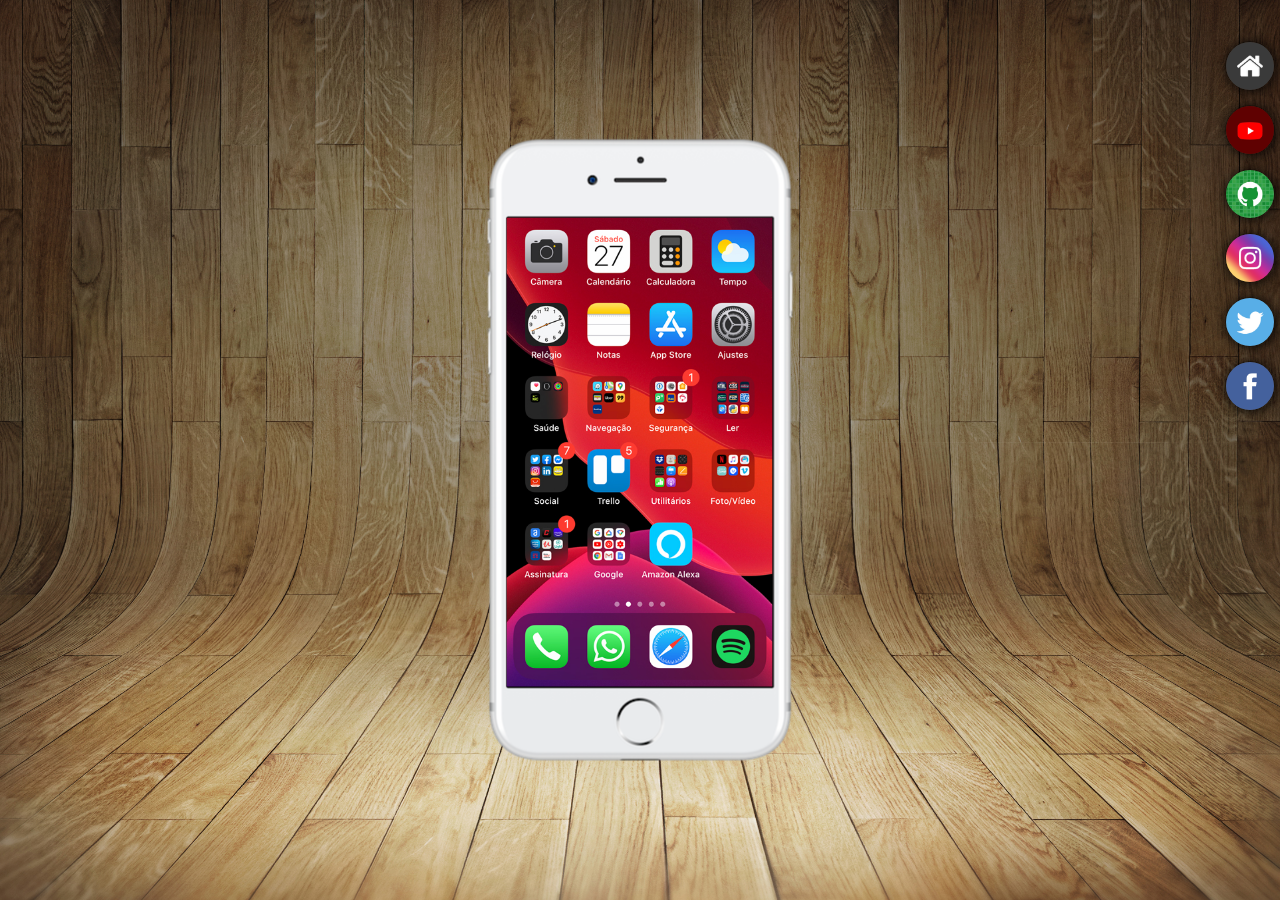
<file: projeto-social/index.html>
<!DOCTYPE html>
<html lang="pt-br">
<head>
    <meta charset="UTF-8">
    <meta name="viewport" content="width=device-width, initial-scale=1.0">
    <title>Redes Sociais</title>
    <link rel="stylesheet" href="estilos/style.css">
    <link rel="shortcut icon" href="favicon.ico" type="image/x-icon">
</head>
<body>
    <main>
        <section id="telefone">
            <iframe name="tela" id="tela" src="home.html" frameborder="0">
                [Seu navegador não é compátivel com esse recurso]
            </iframe>
       </section>

        <section id="redes">
            <br>
            <br>
            <a href="home.html" target="tela"><img src="imagens/logo-home.jpg" alt="HOME"></a><br>
            <a href="youtube.html" target="tela"><img src="imagens/logo-youtube.jpg" alt="YOUTUBE"></a><br>
            <a href="github.html" target="tela"><img src="imagens/logo-github.jpg" alt="GITHUB"></a><br>
            <a href="instagram.html" target="tela"><img src="imagens/logo-instagram.jpg" alt="INSTAGRAM"></a><br>
            <a href="twitter.html" target="tela"><img src="imagens/logo-twitter.jpg" alt="TWITTER"></a><br>
            <a href="facebook.html" target="tela"><img src="imagens/logo-facebook.jpg" alt="FACEBOOK"></a>
        </section>
    </main>
</body>
</html>
</file>
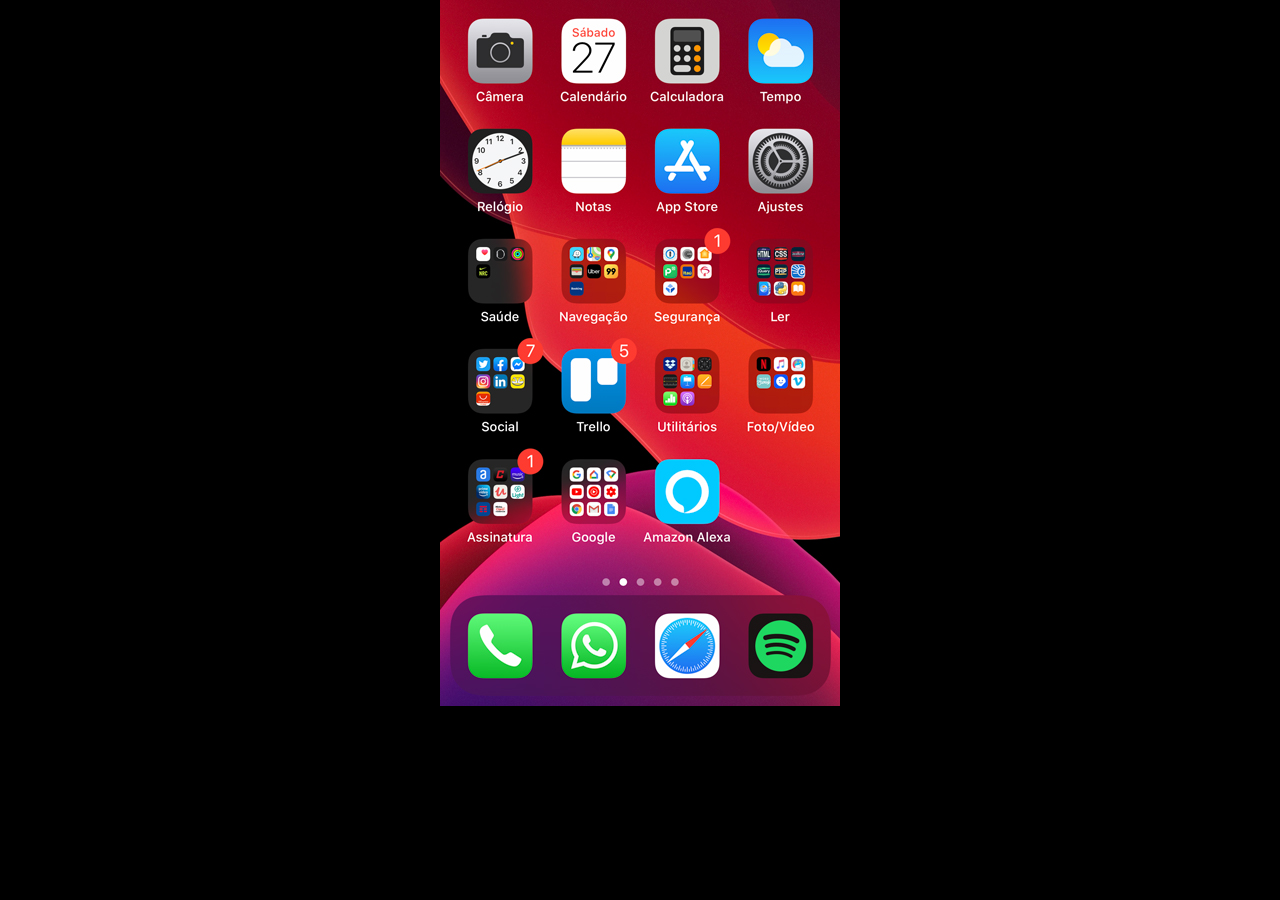
<file: home.html>
<!DOCTYPE html>
<html lang="pt-br">
<head>
    <meta charset="UTF-8">
    <meta name="viewport" content="width=device-width, initial-scale=1.0">
    <title>Home</title>
    <style>
        * {
            margin: 0px;
            padding: 0px;
            background: black url('projeto-social/imagens/tela-home.jpg') no-repeat top center;
        }
    </style>
</head>
<body>
    
</body>
</html>
</file>
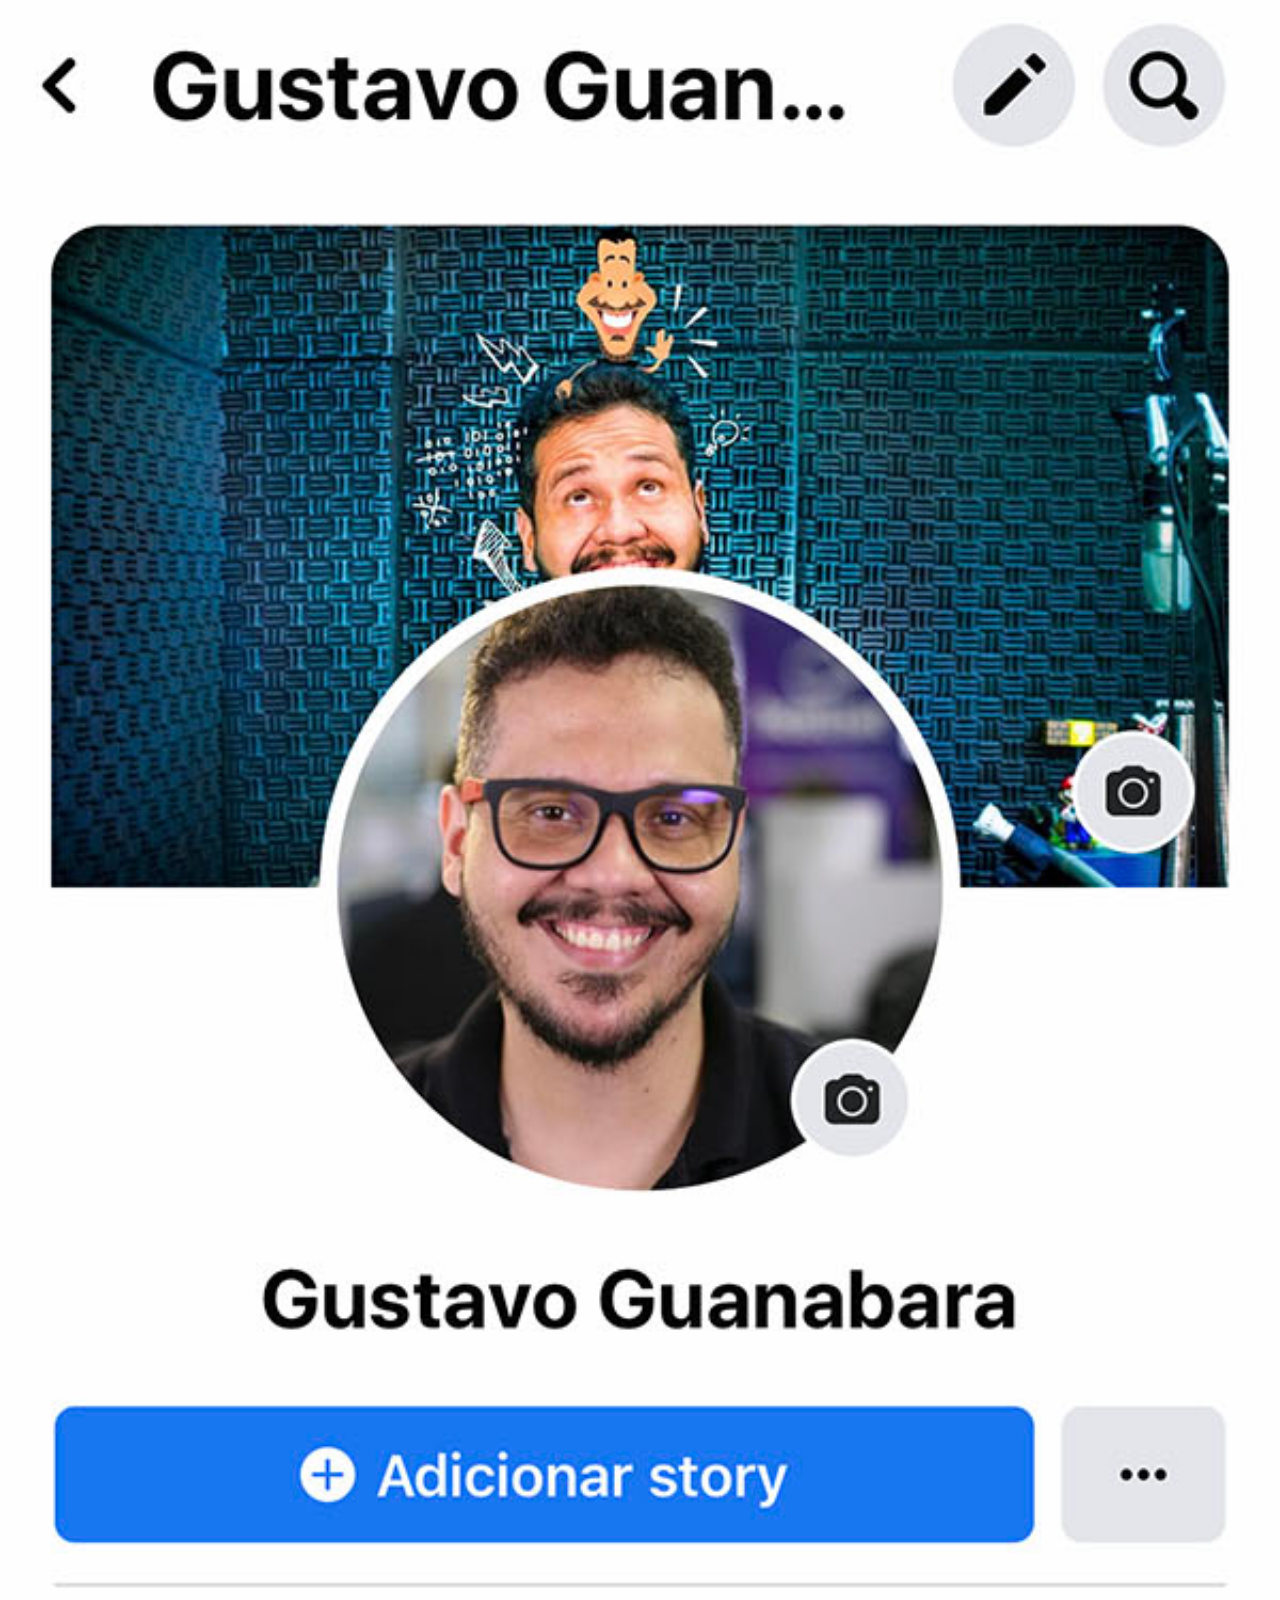
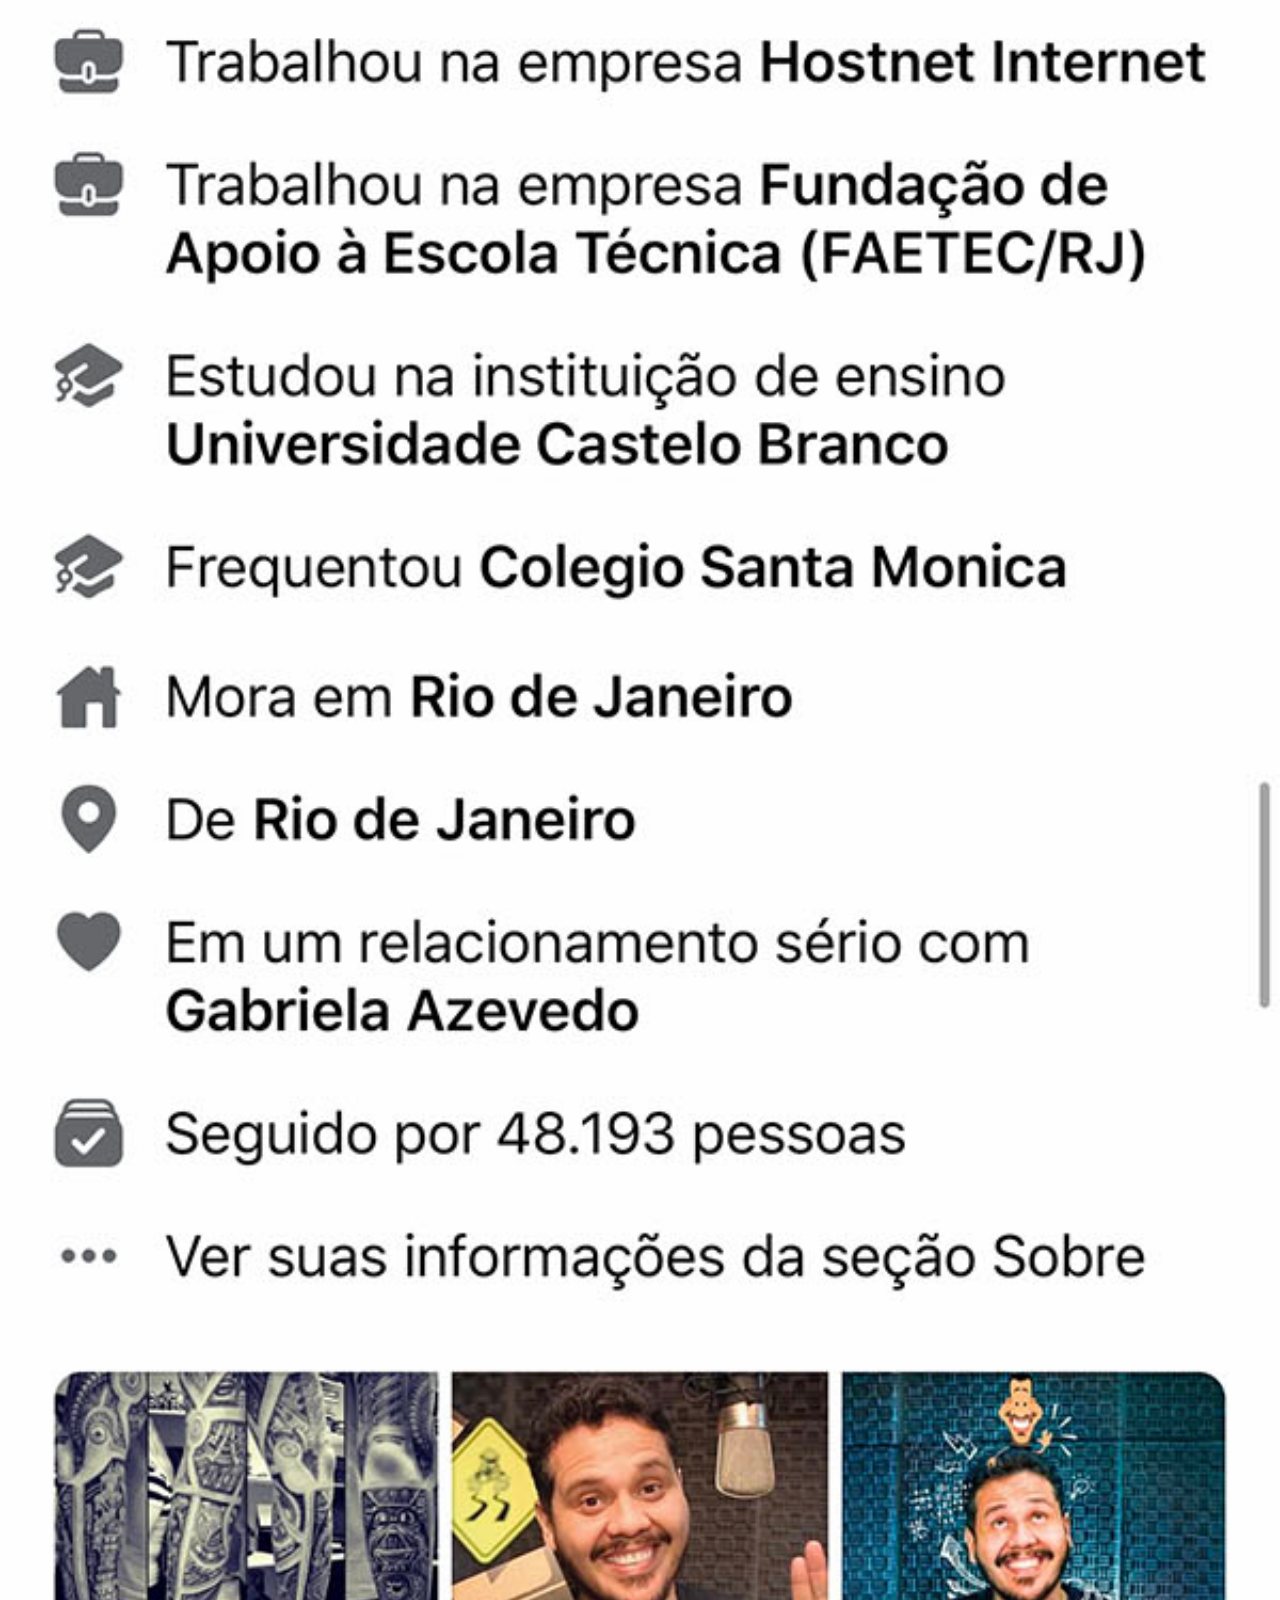
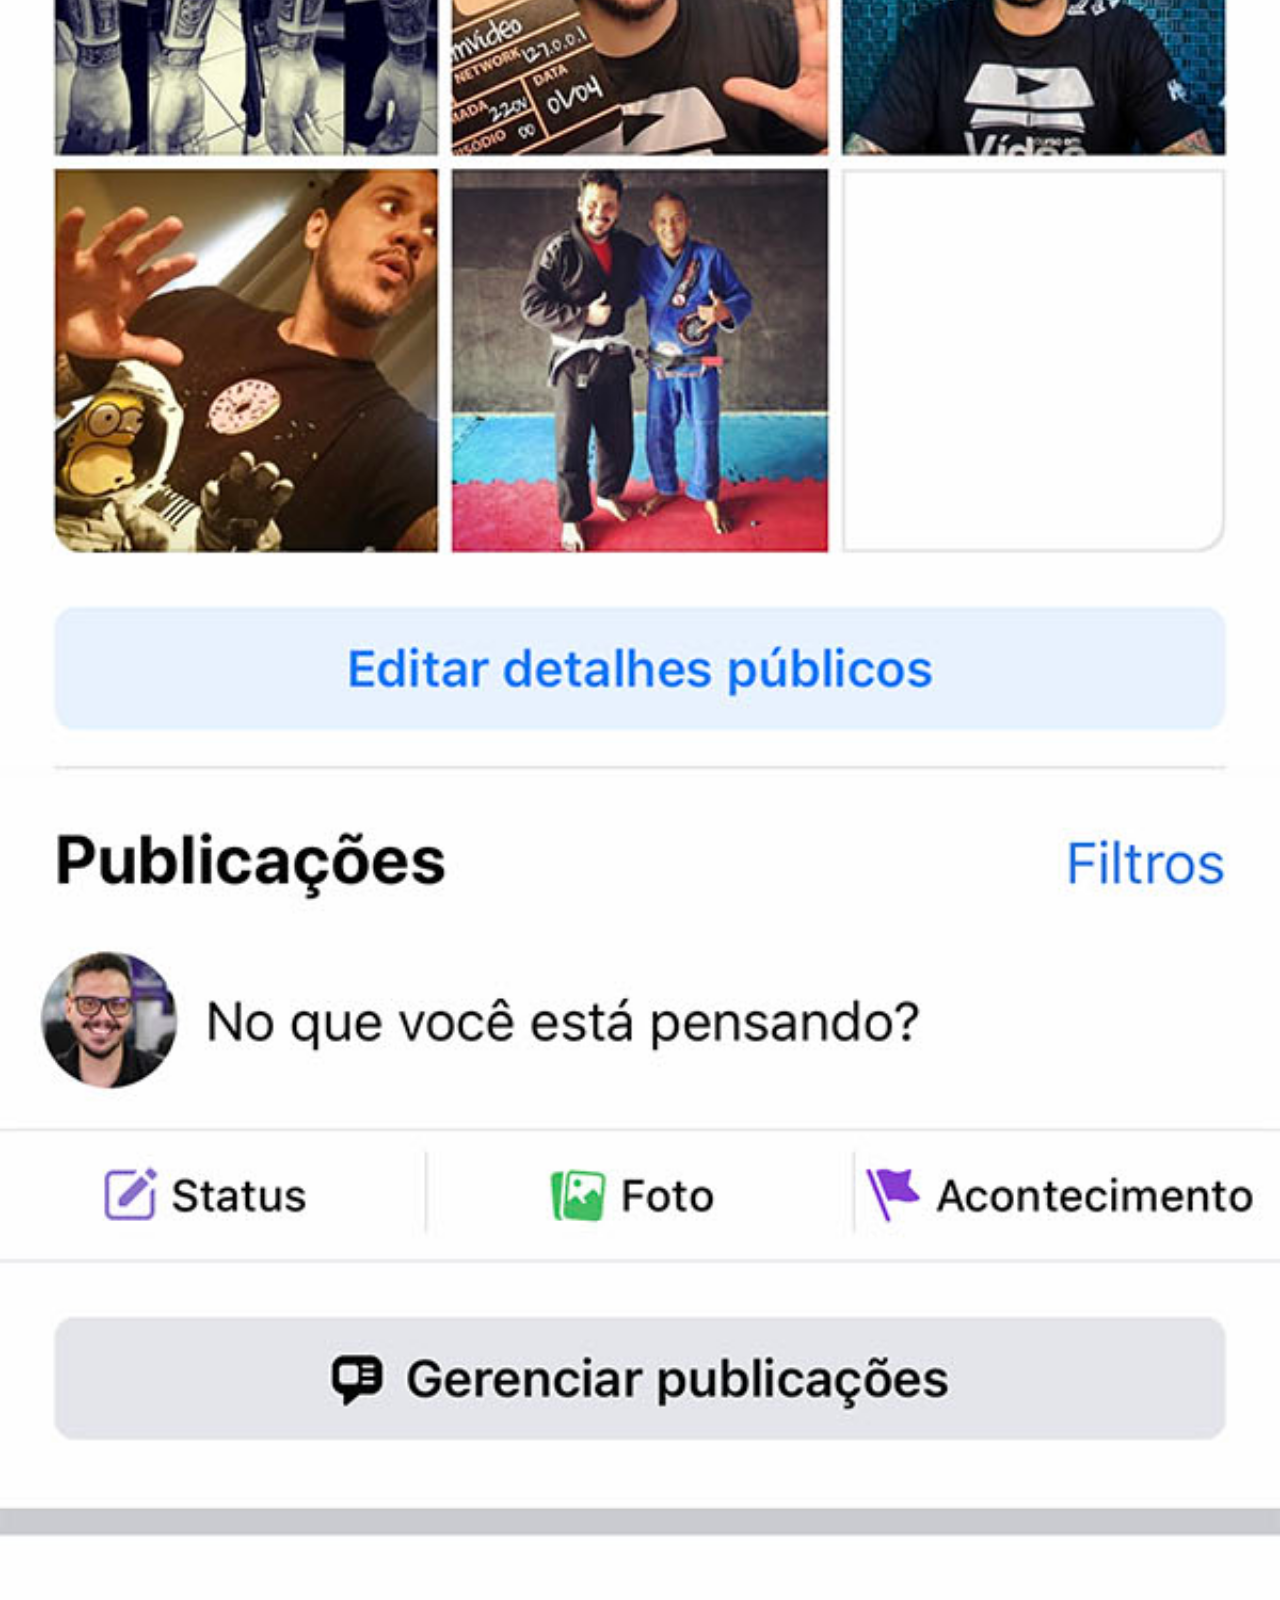
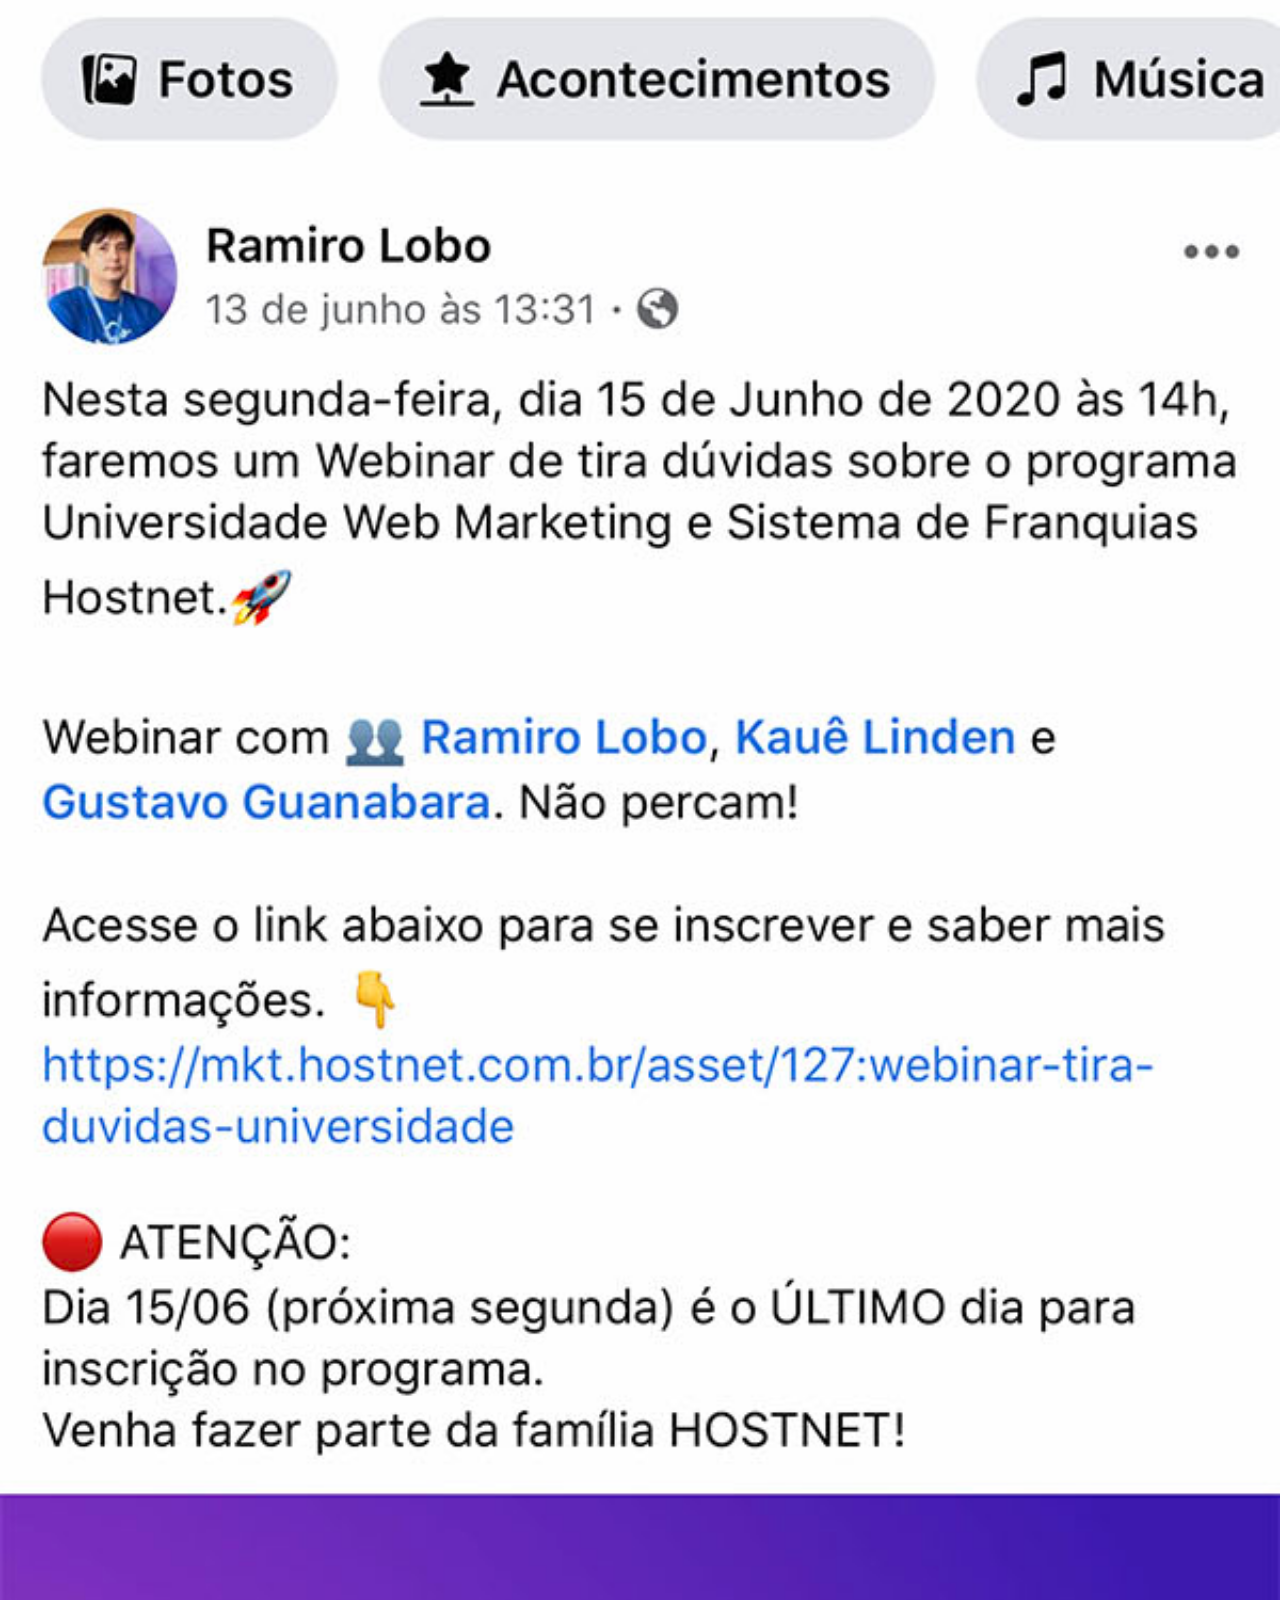
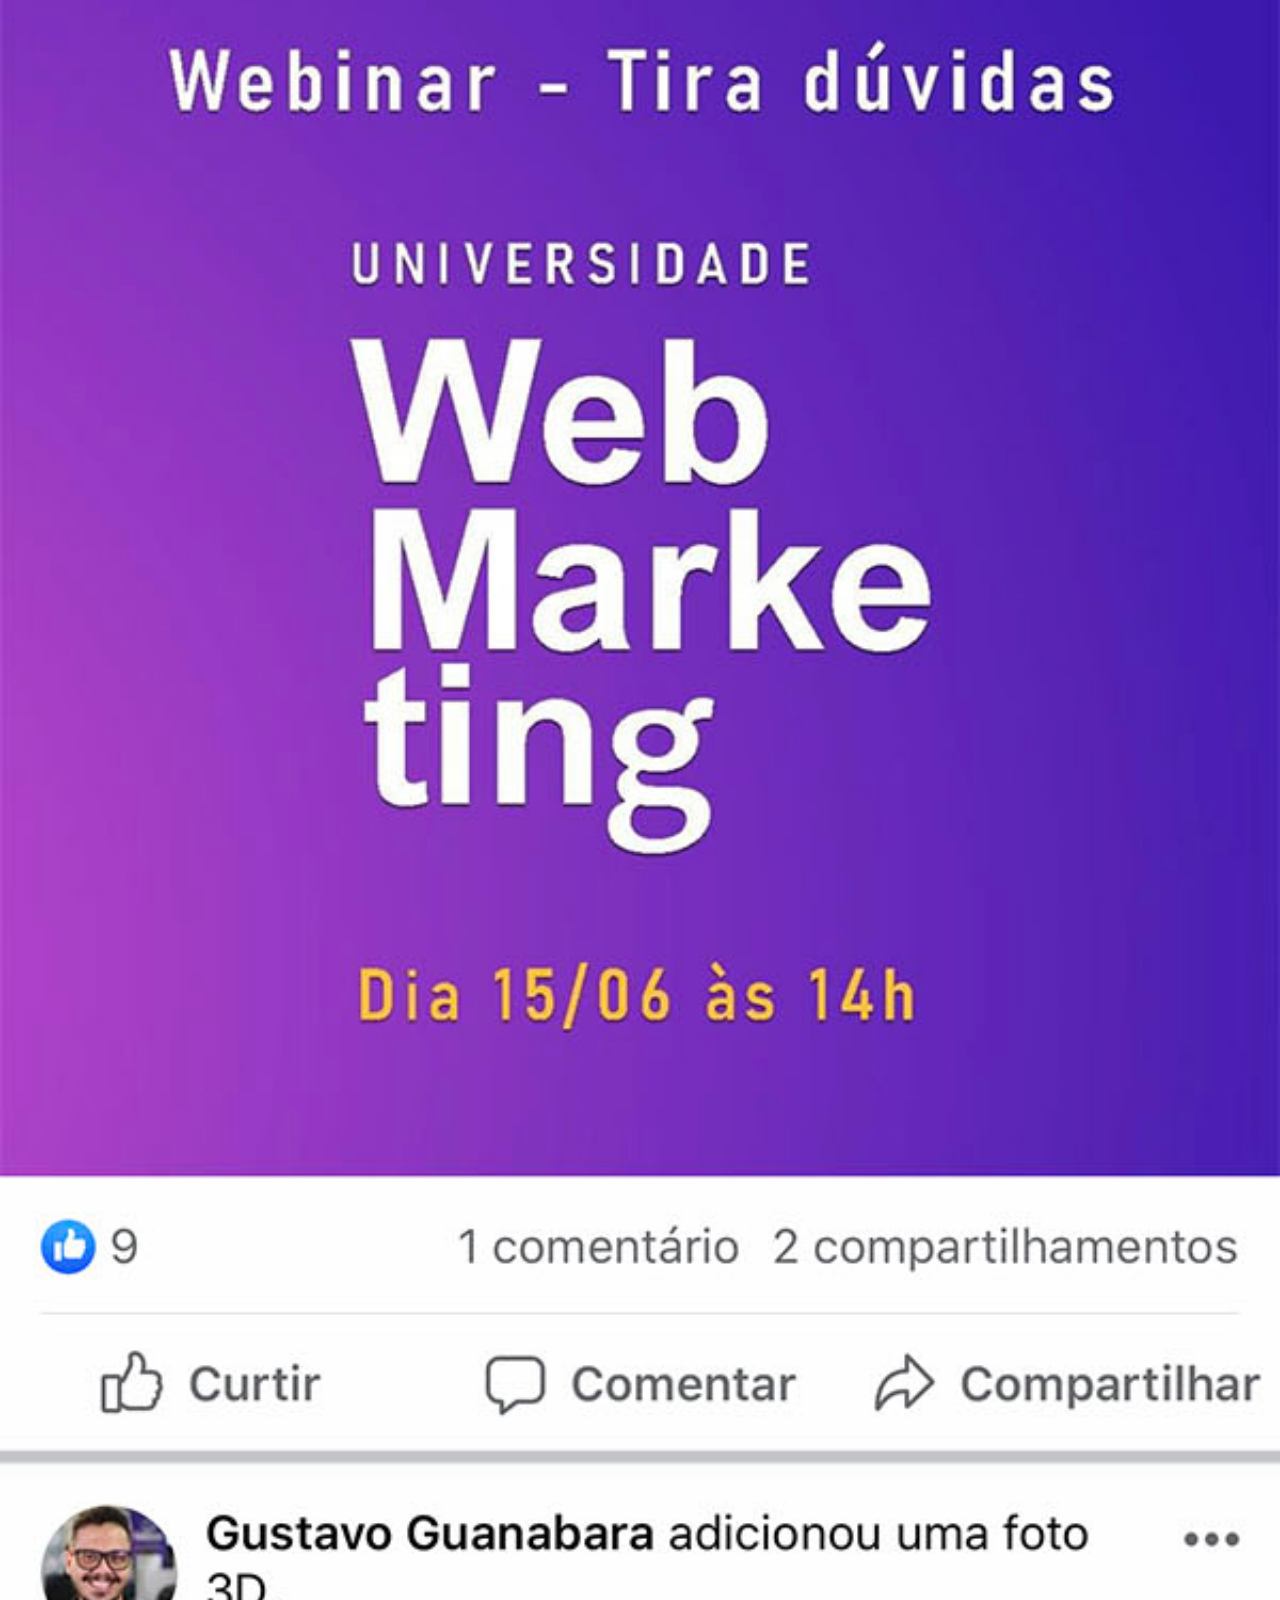
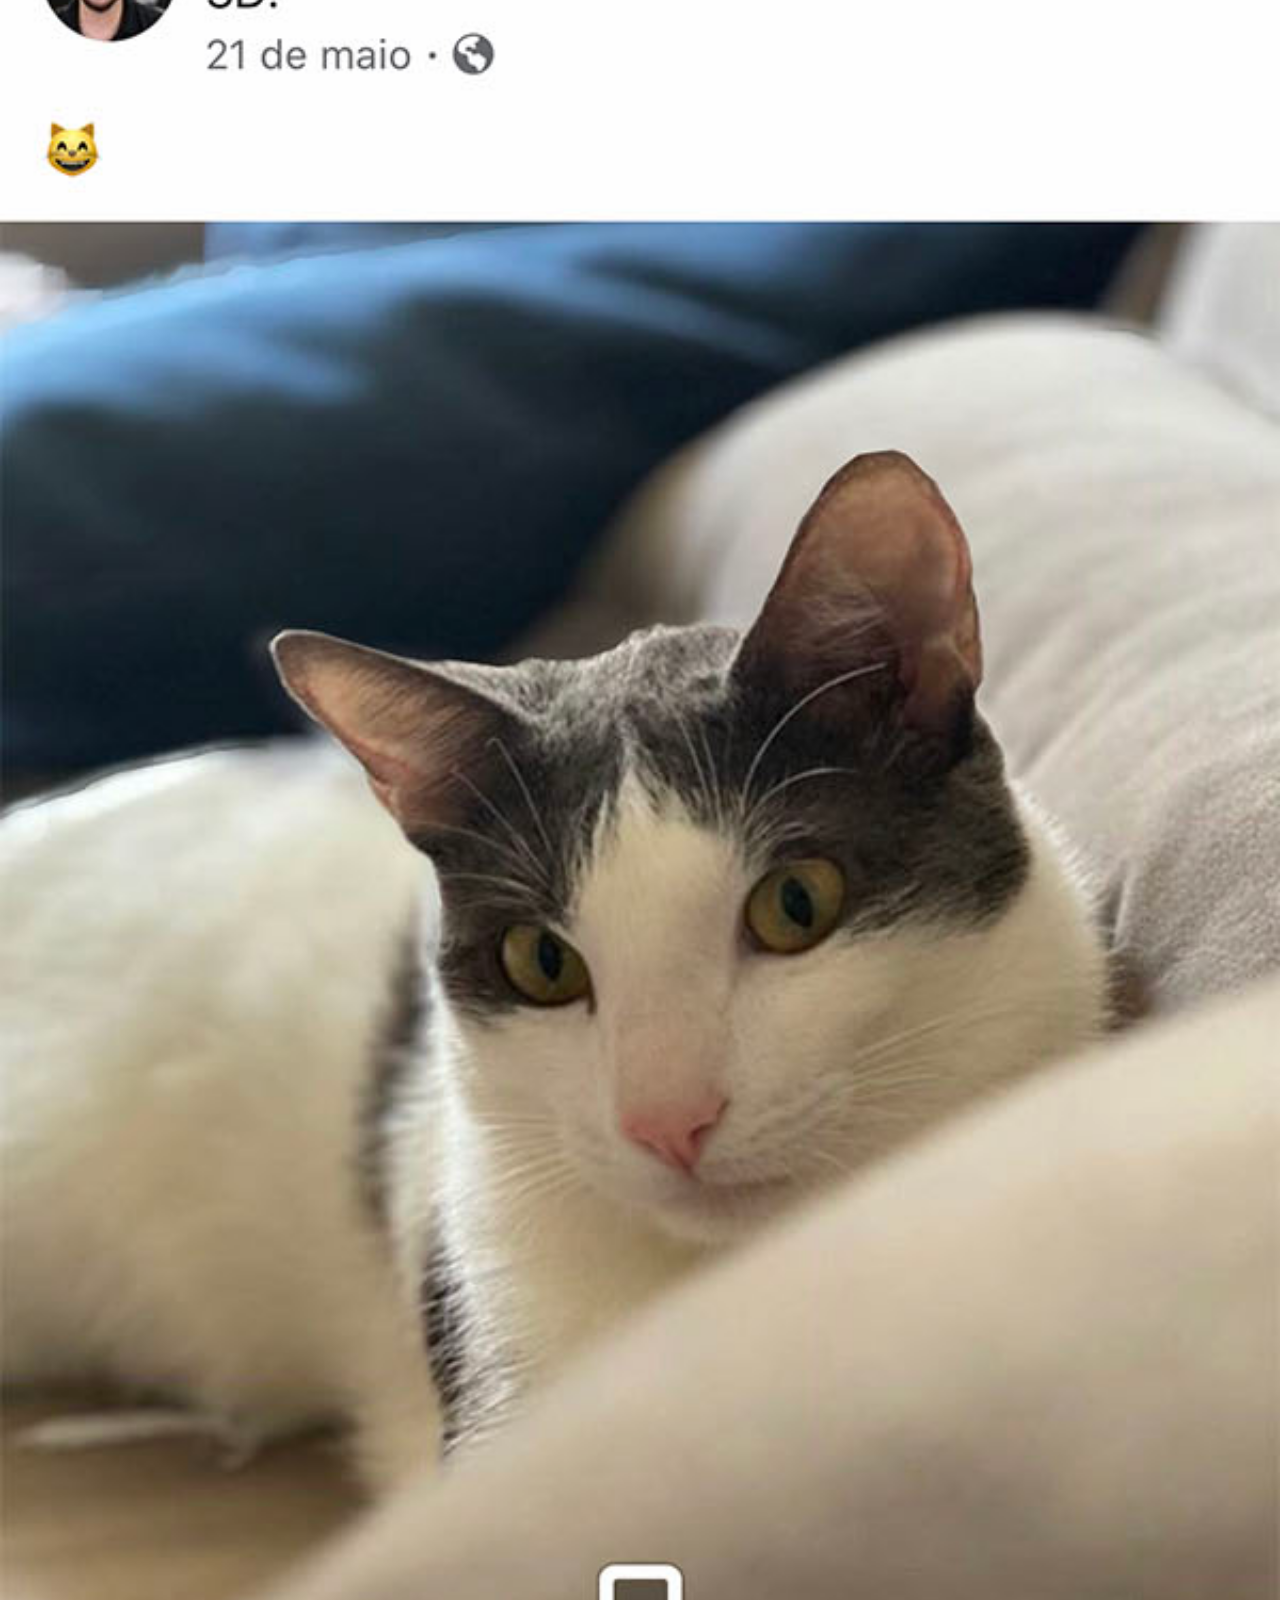
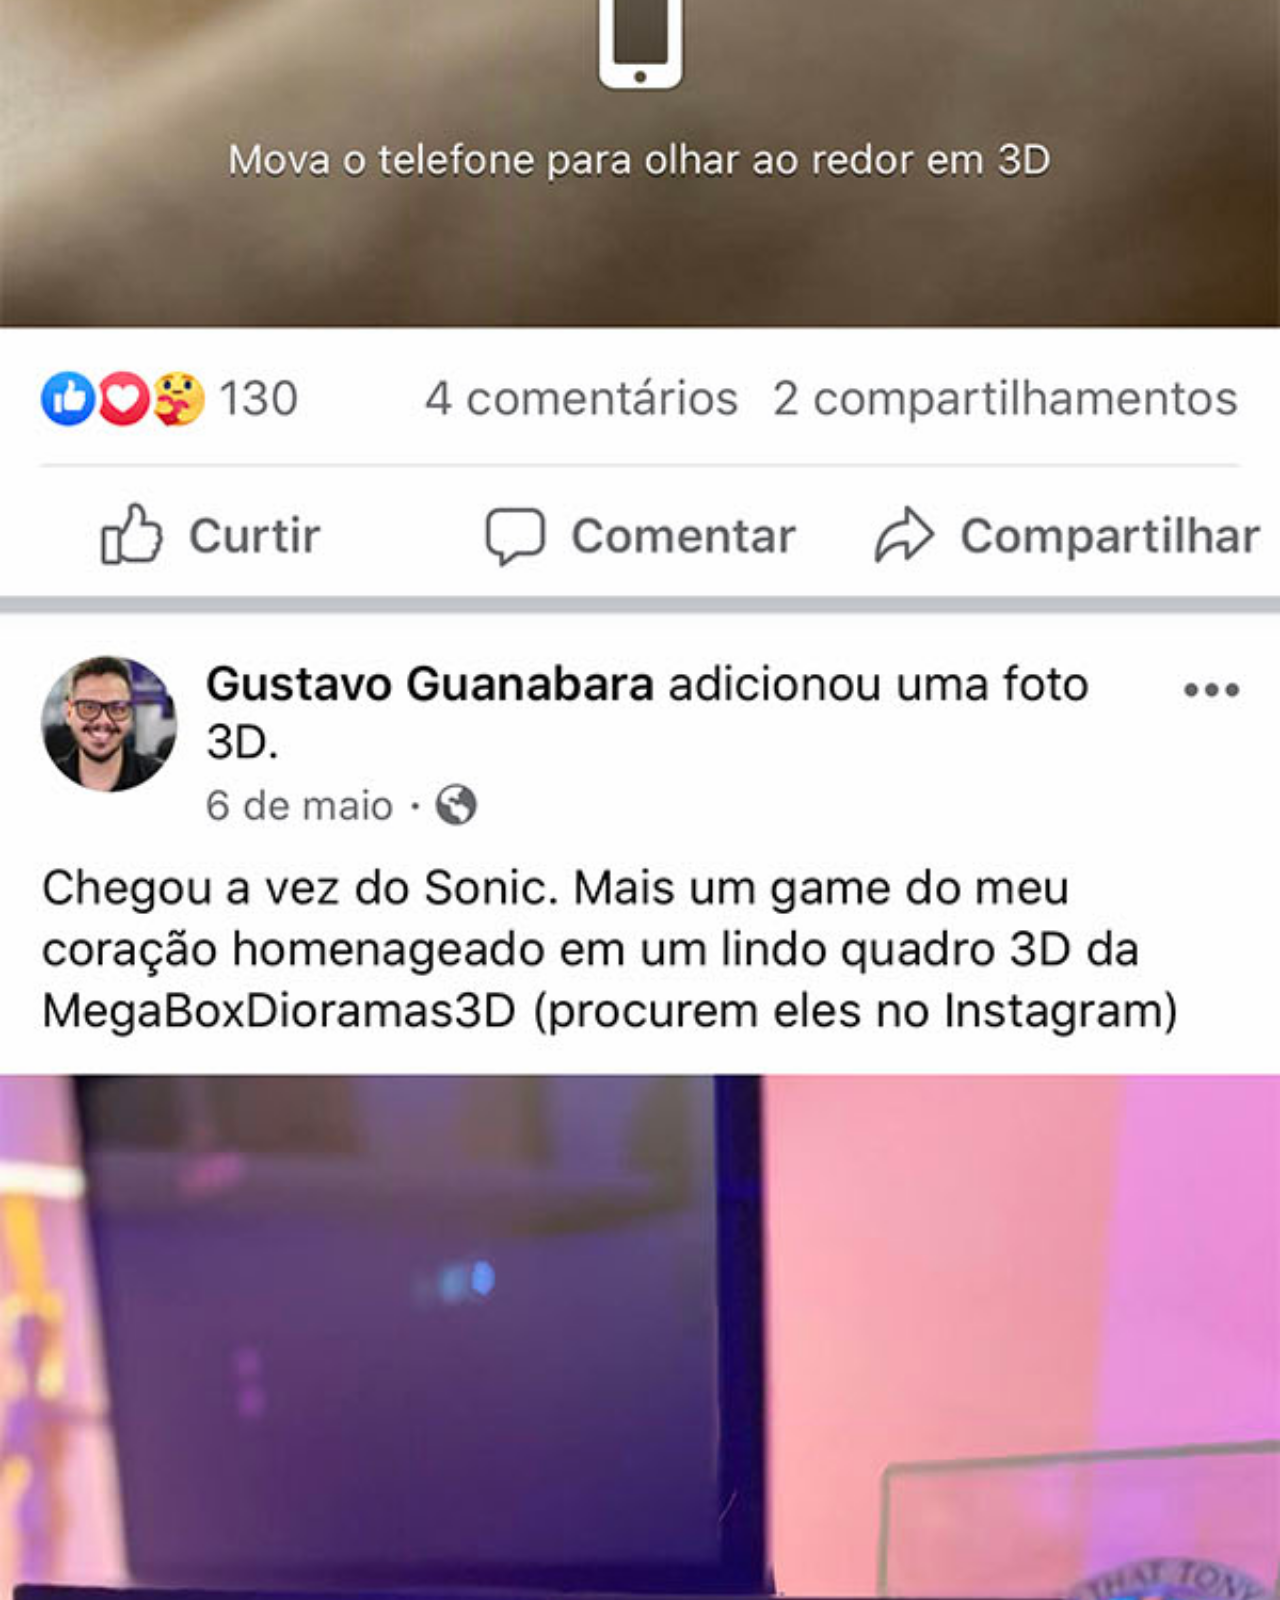
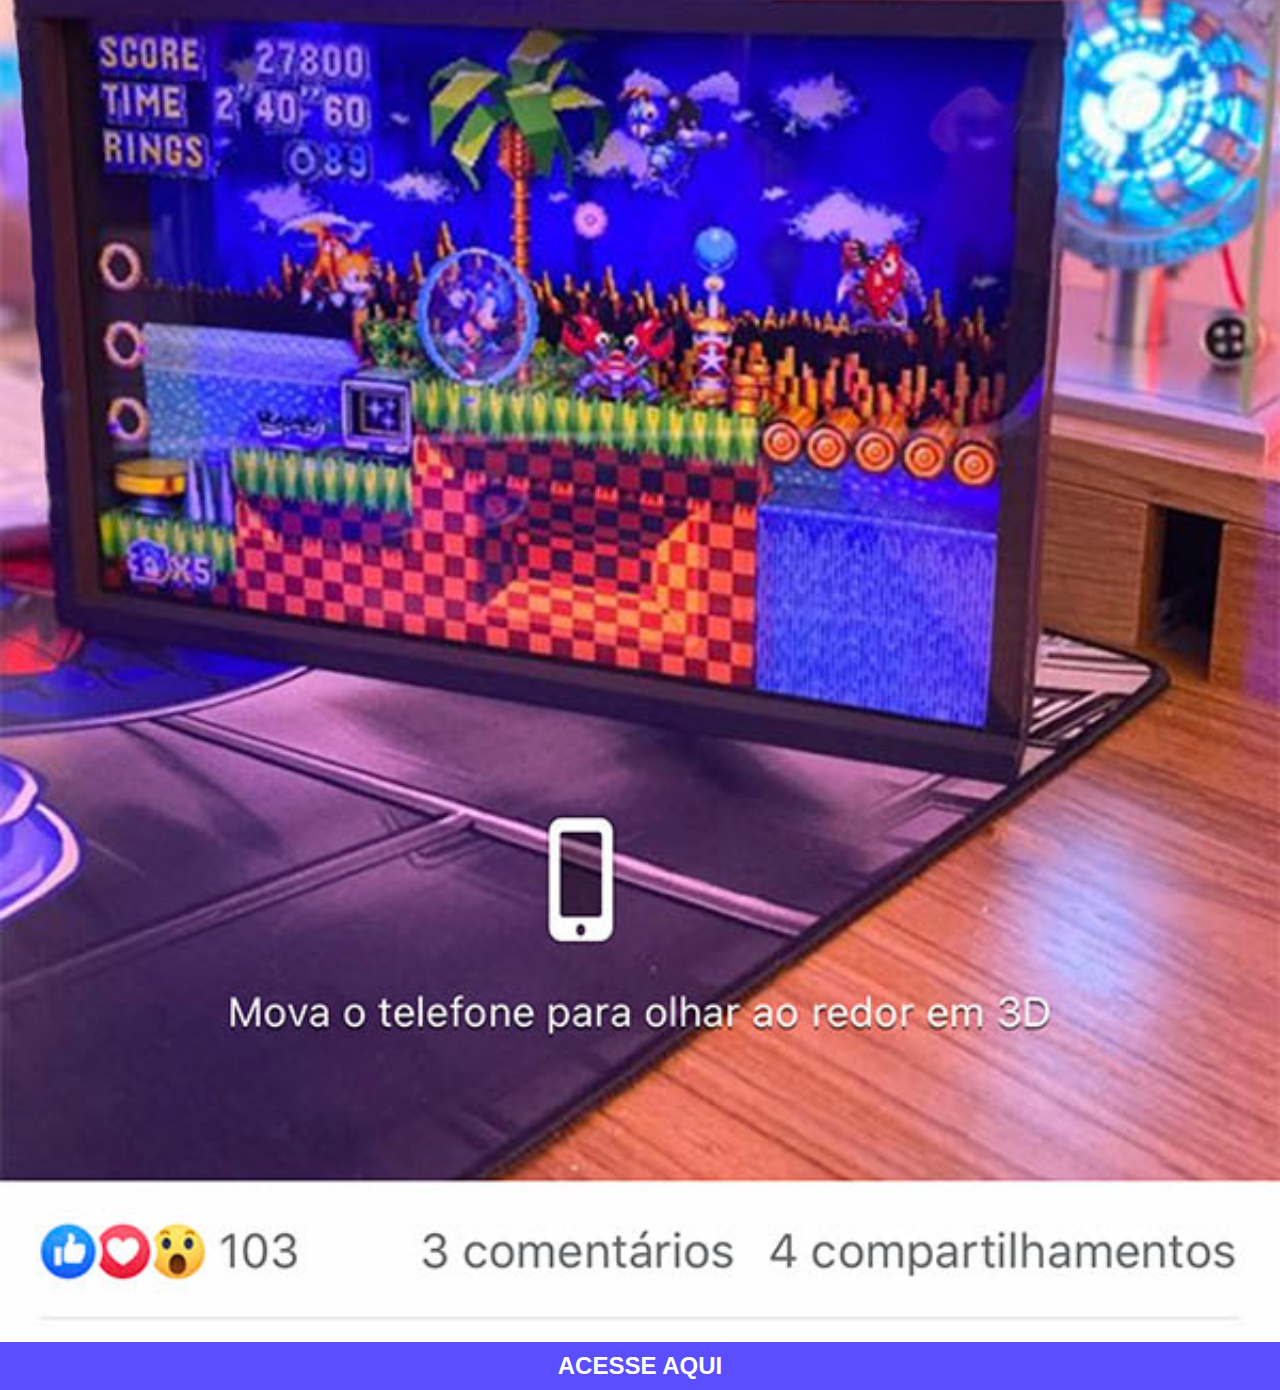
<file: projeto-social/facebook.html>
<!DOCTYPE html>
<html lang="pt-br">
<head>
    <meta charset="UTF-8">
    <meta name="viewport" content="width=device-width, initial-scale=1.0">
    <title>Facebook</title>
    <style>
        * {
            margin: 0px;
            padding: 0px;
        }

        ::-webkit-scrollbar {
            width: 0px;
            height: 0px;
        }

        img {
            width: 100vw;
        }

        a {
            display: block;
            font-family: 'Gill Sans', 'Gill Sans MT', Calibri, 'Trebuchet MS', sans-serif;
            background-color: rgba(48, 33, 255, 0.795);
            color: white;
            font-size: 1.5em;
            font-weight: bolder;
            text-decoration: none;
            text-align: center;
            padding: 10px;

        }
    </style>
</head>
<body>
    <img src="imagens/tela-facebook.jpg" alt="TELA GITHUB">
    <a href="https://www.facebook.com/gustavoguanabara/?locale=pt_BR" target="_blank">ACESSE AQUI</a>
</body>
</html>
</file>
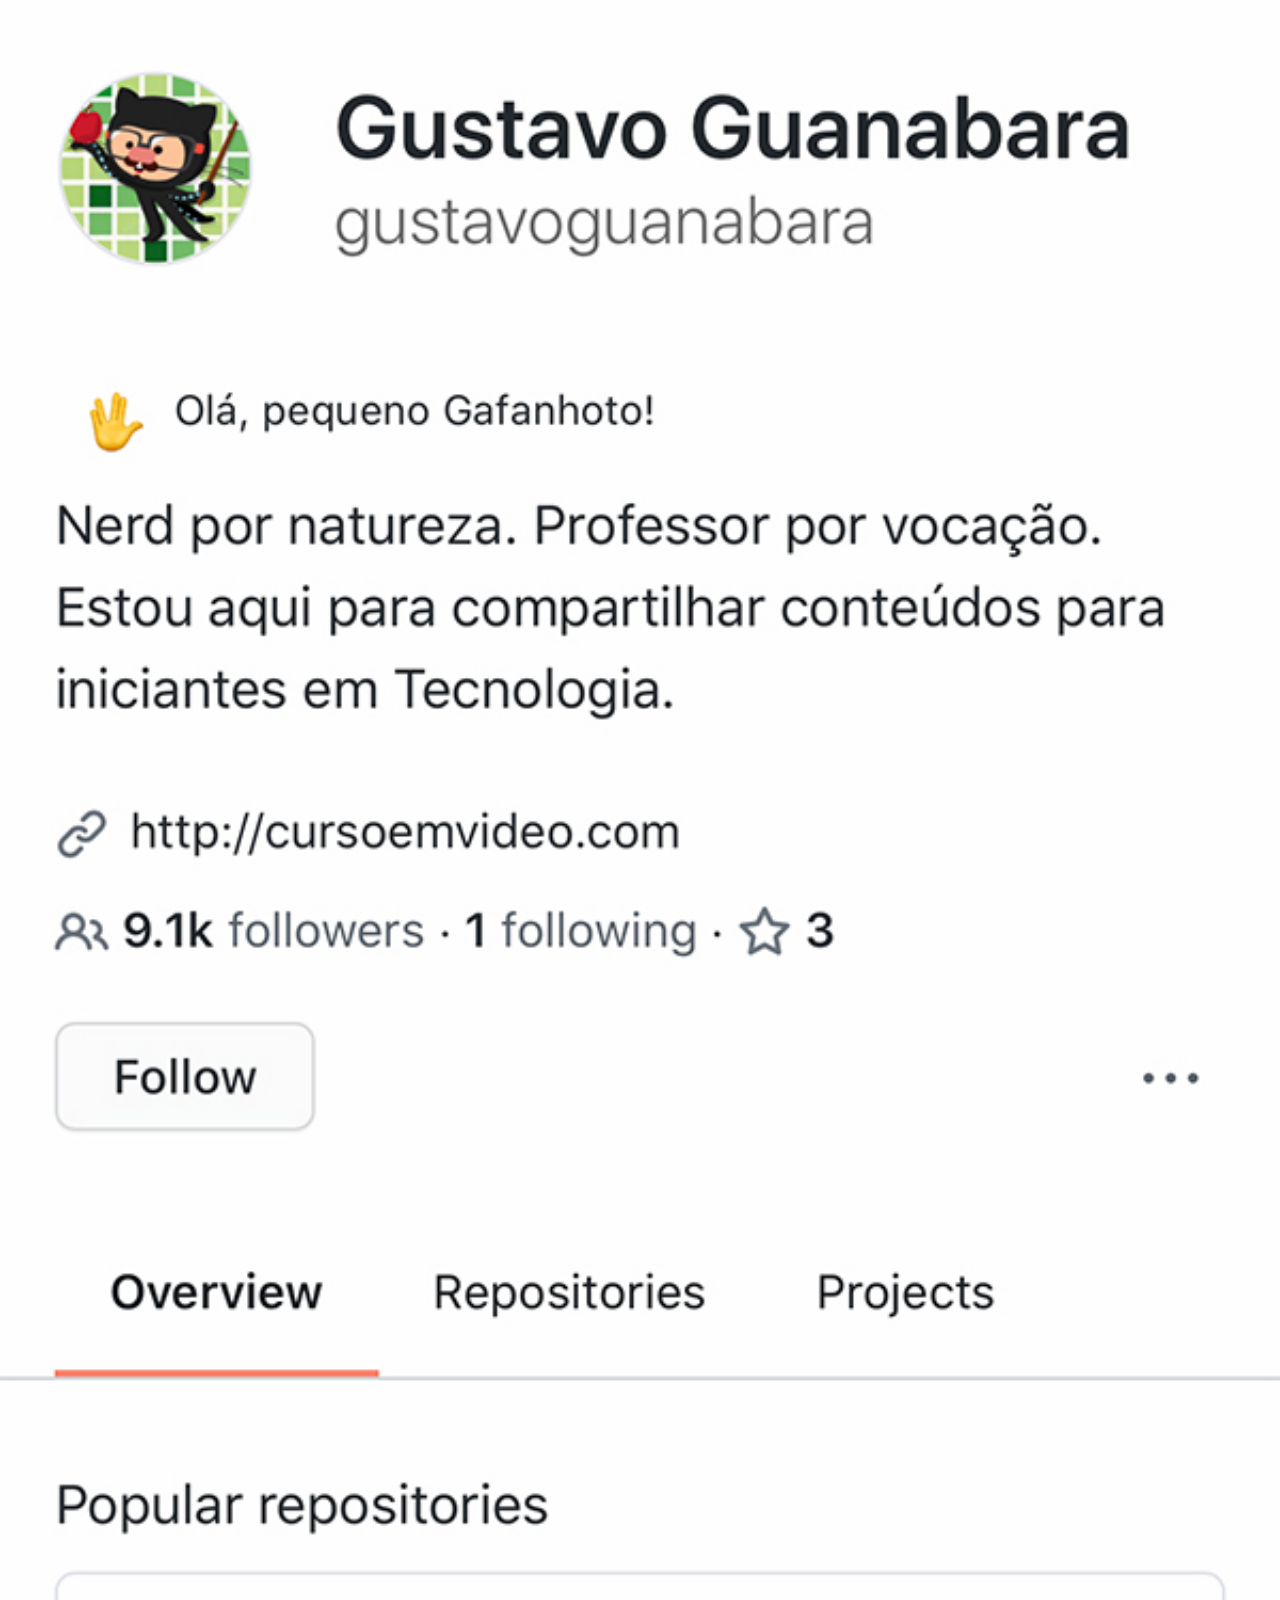
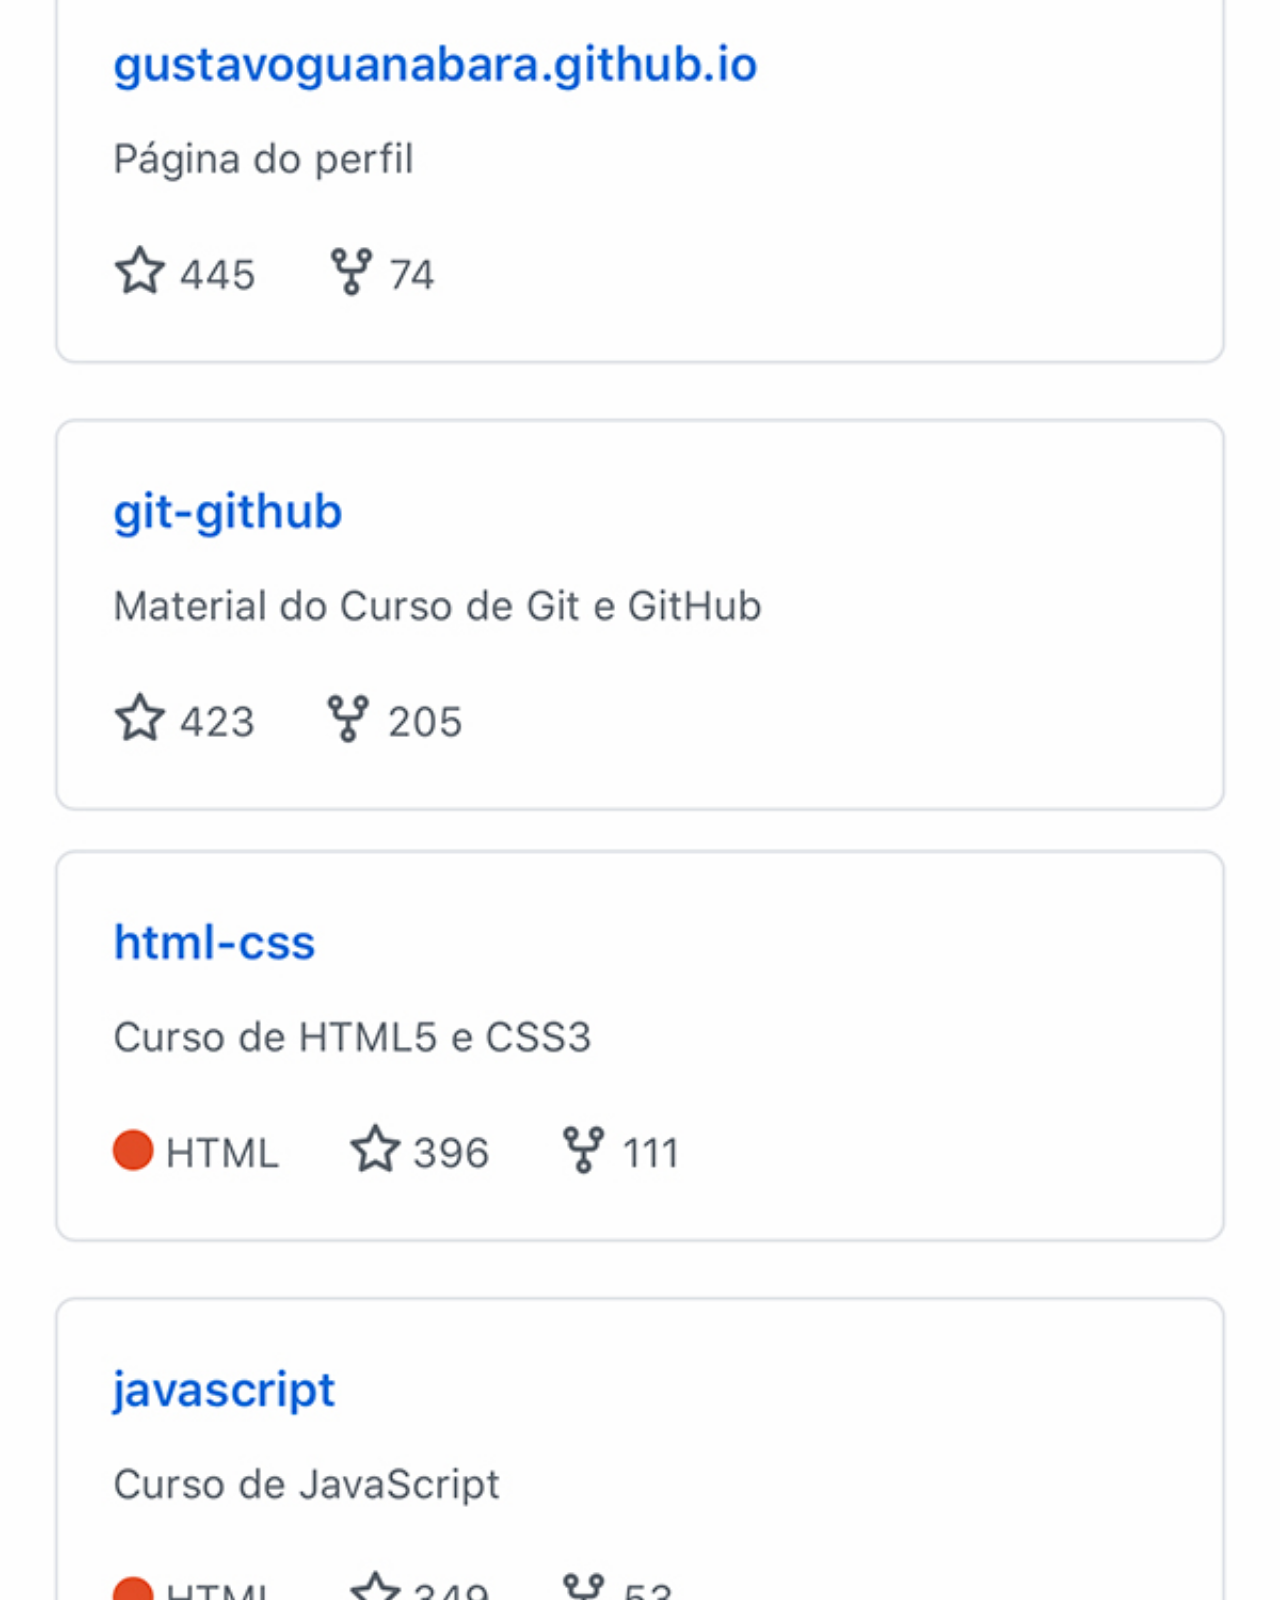
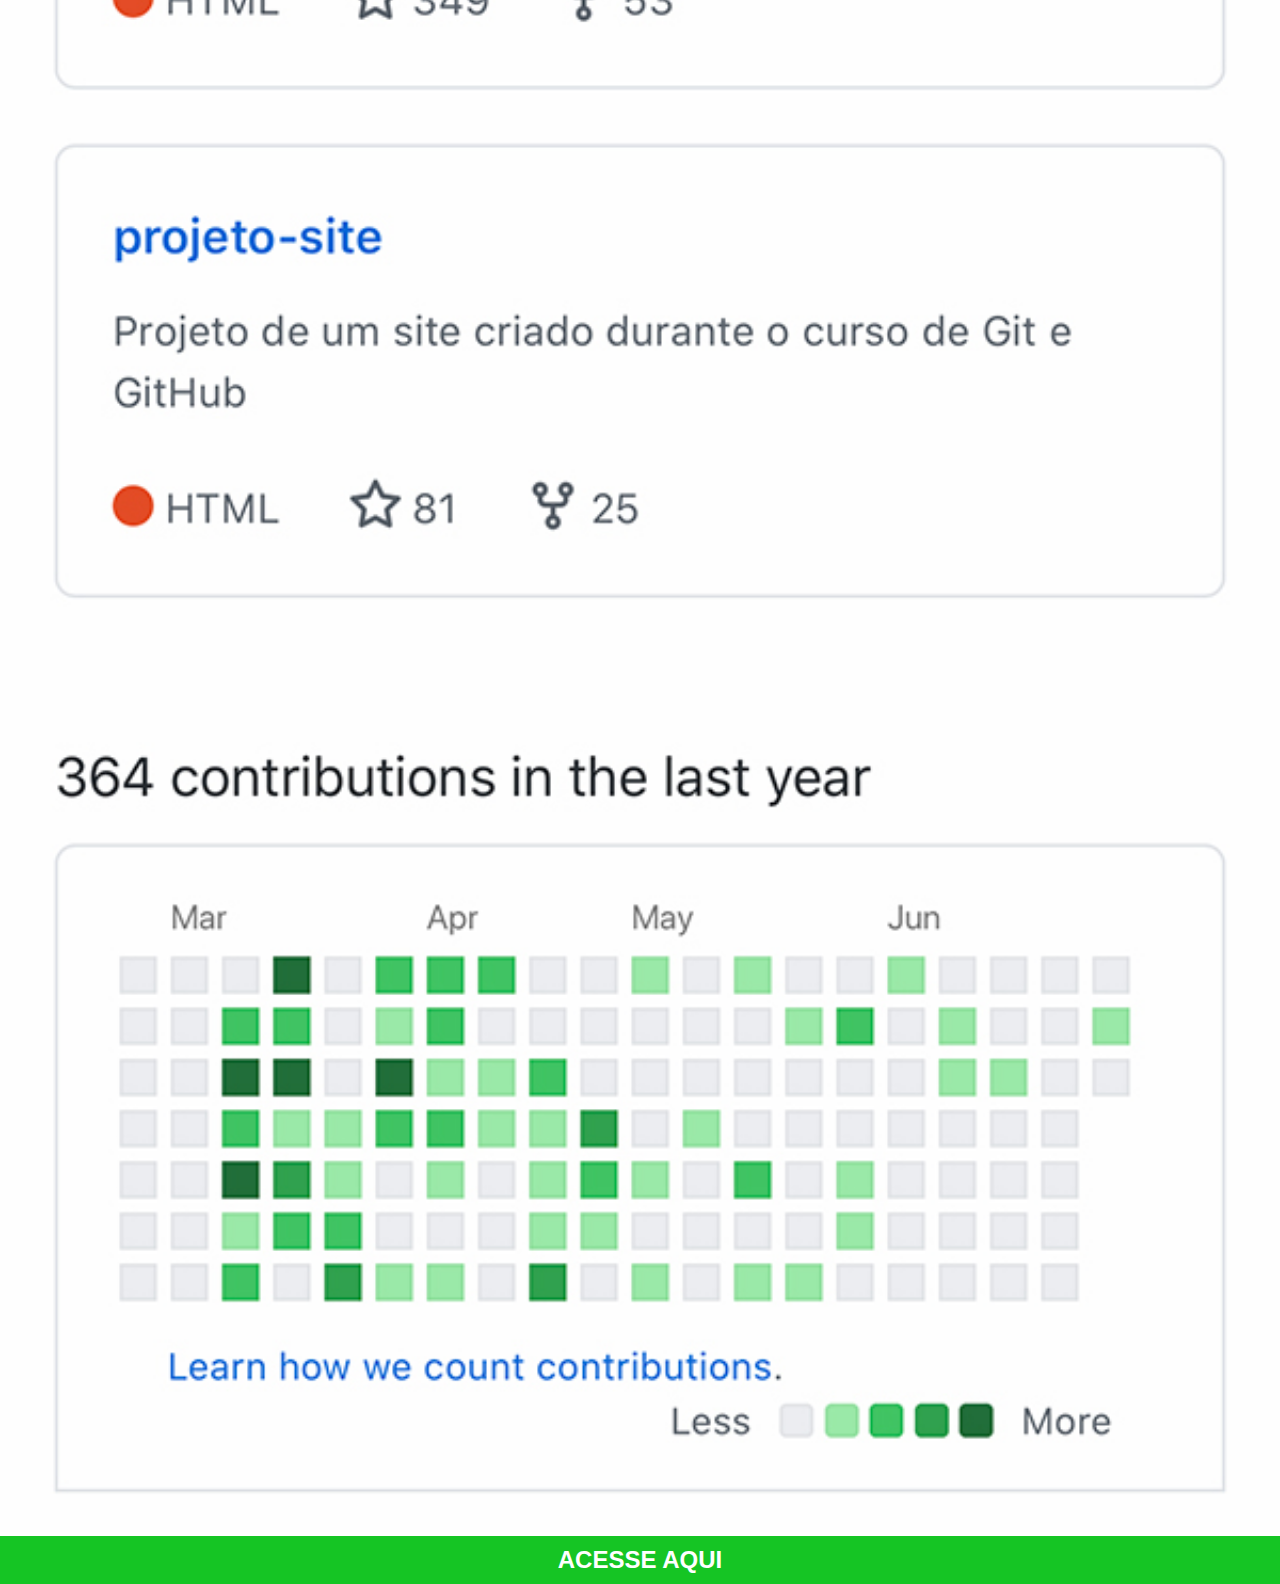
<file: projeto-social/github.html>
<!DOCTYPE html>
<html lang="pt-br">
<head>
    <meta charset="UTF-8">
    <meta name="viewport" content="width=device-width, initial-scale=1.0">
    <title>GitHub</title>
    <style>
        * {
            margin: 0px;
            padding: 0px;
        }

        ::-webkit-scrollbar {
            width: 0px;
            height: 0px;
        }

        img {
            width: 100vw;
        }

        a {
            display: block;
            font-family: 'Gill Sans', 'Gill Sans MT', Calibri, 'Trebuchet MS', sans-serif;
            background-color: rgb(21, 197, 36);
            color: white;
            font-size: 1.5em;
            font-weight: bolder;
            text-decoration: none;
            text-align: center;
            padding: 10px;

        }
    </style>
</head>
<body>
    <img src="imagens/tela-github.jpg" alt="TELA GITHUB">
    <a href="https://github.com/gustavoguanabara" target="_blank">ACESSE AQUI</a>
</body>
</html>
</file>
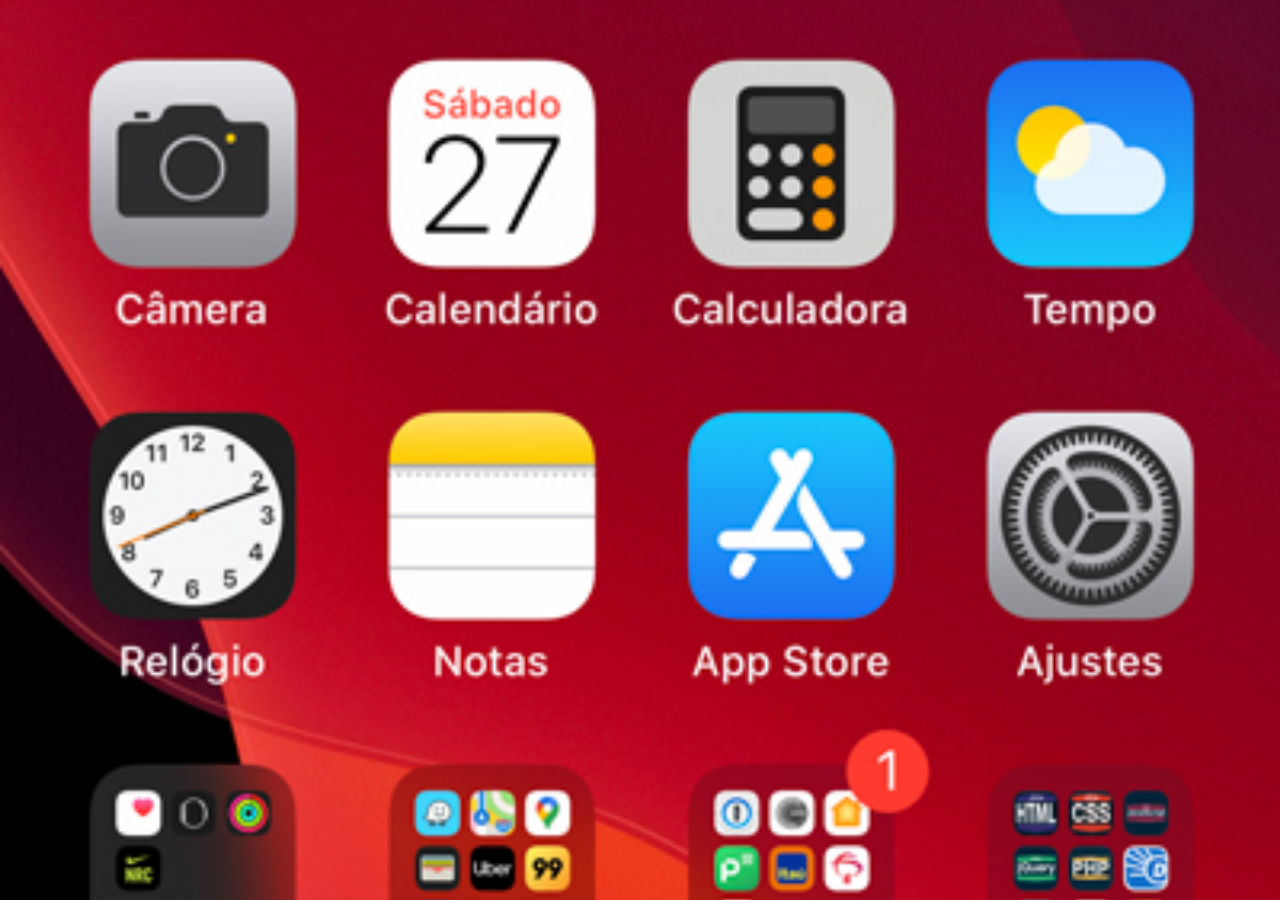
<file: projeto-social/home.html>
<!DOCTYPE html>
<html lang="pt-br">
<head>
    <meta charset="UTF-8">
    <meta name="viewport" content="width=device-width, initial-scale=1.0">
    <title>Home</title>
    <style>
        * {
            margin: 0px;
            padding: 0px;
            background: black url('imagens/tela-home.jpg') no-repeat top center;
            background-size: cover;
        }
    </style>
</head>
<body>
    
</body>
</html>
</file>
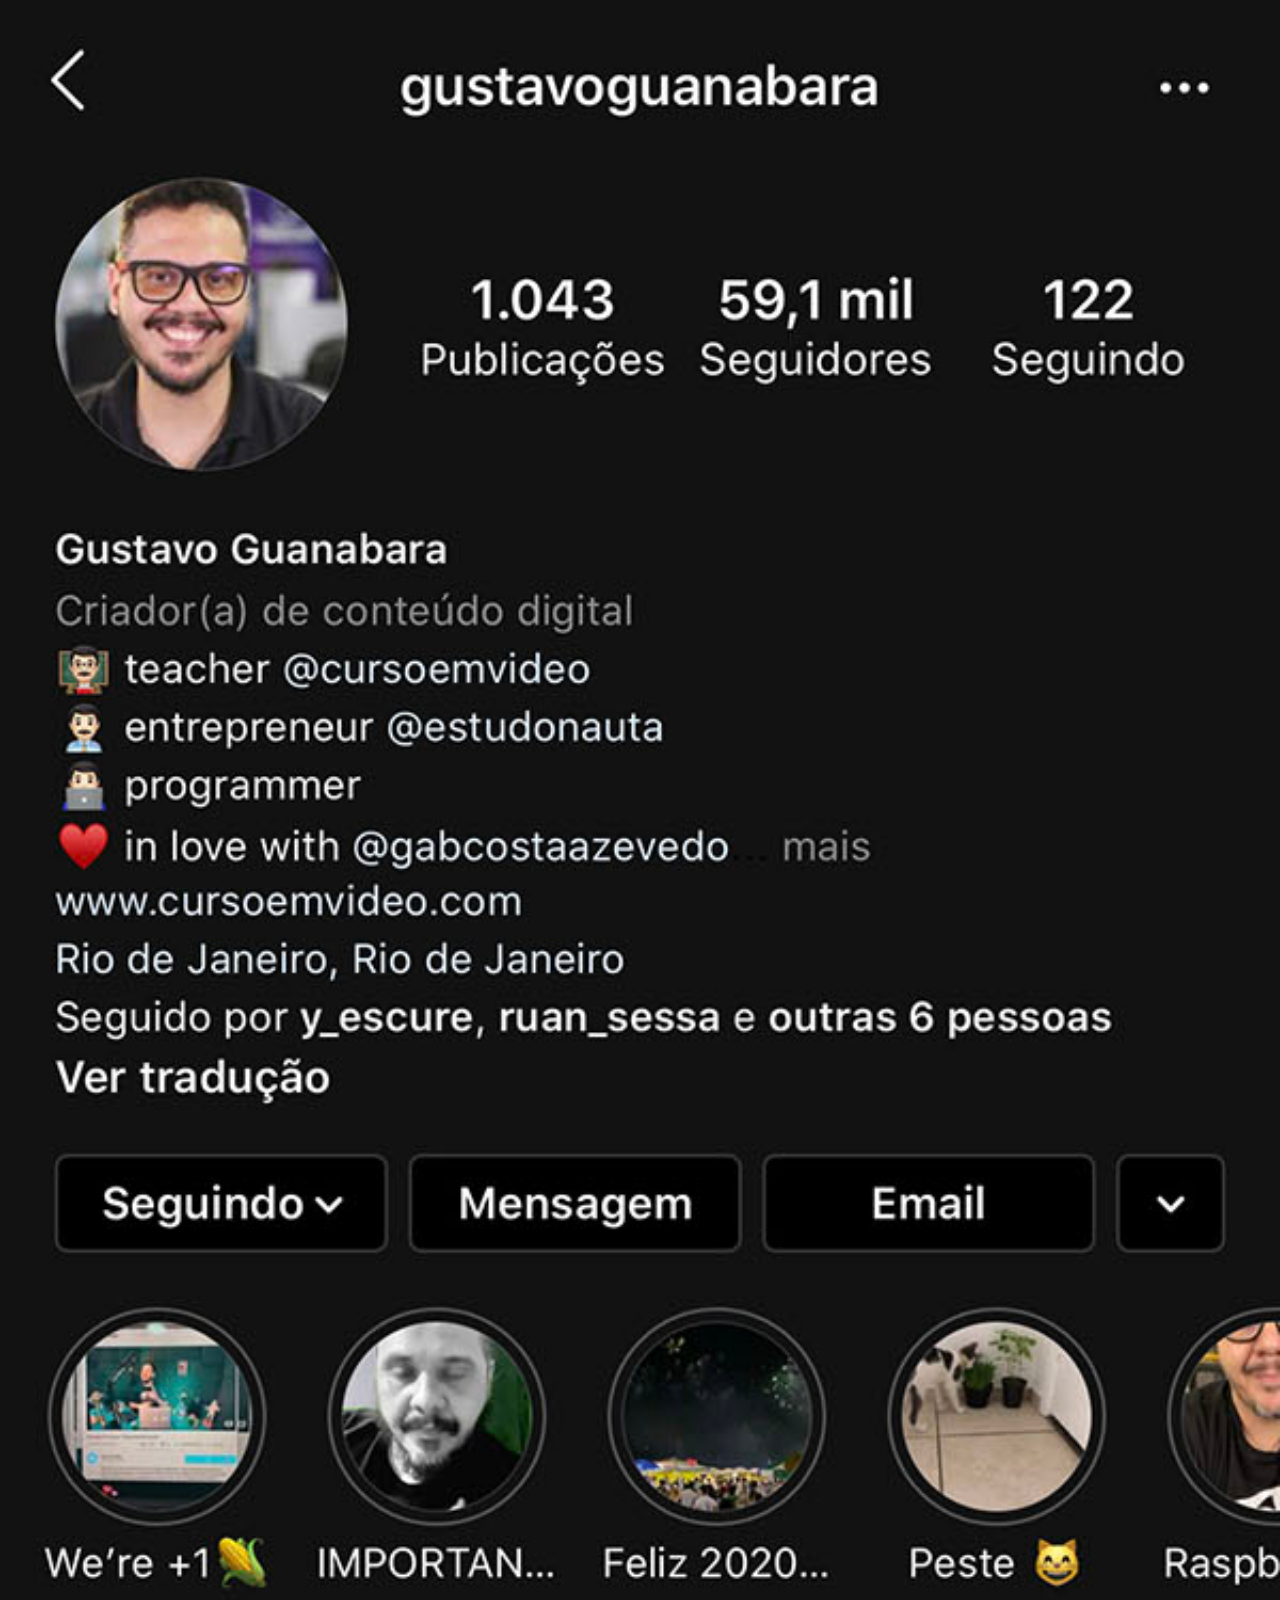
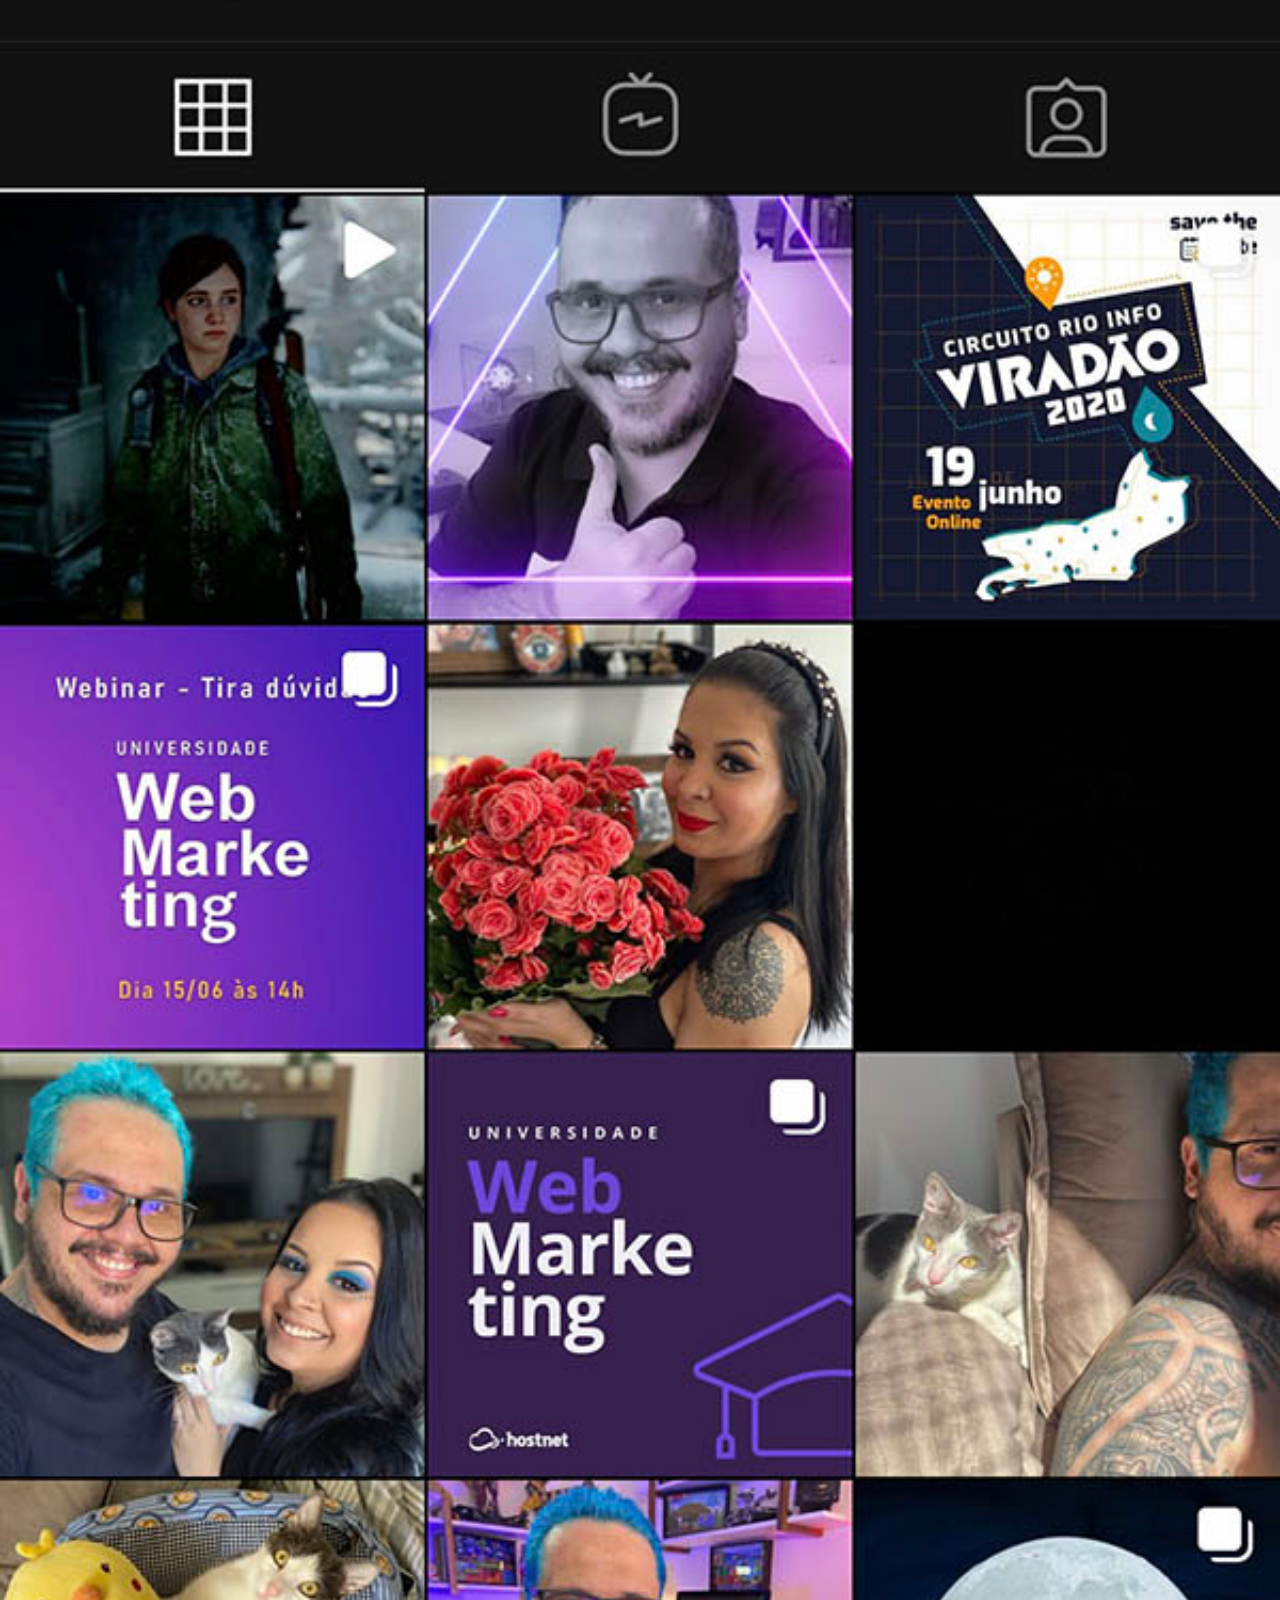
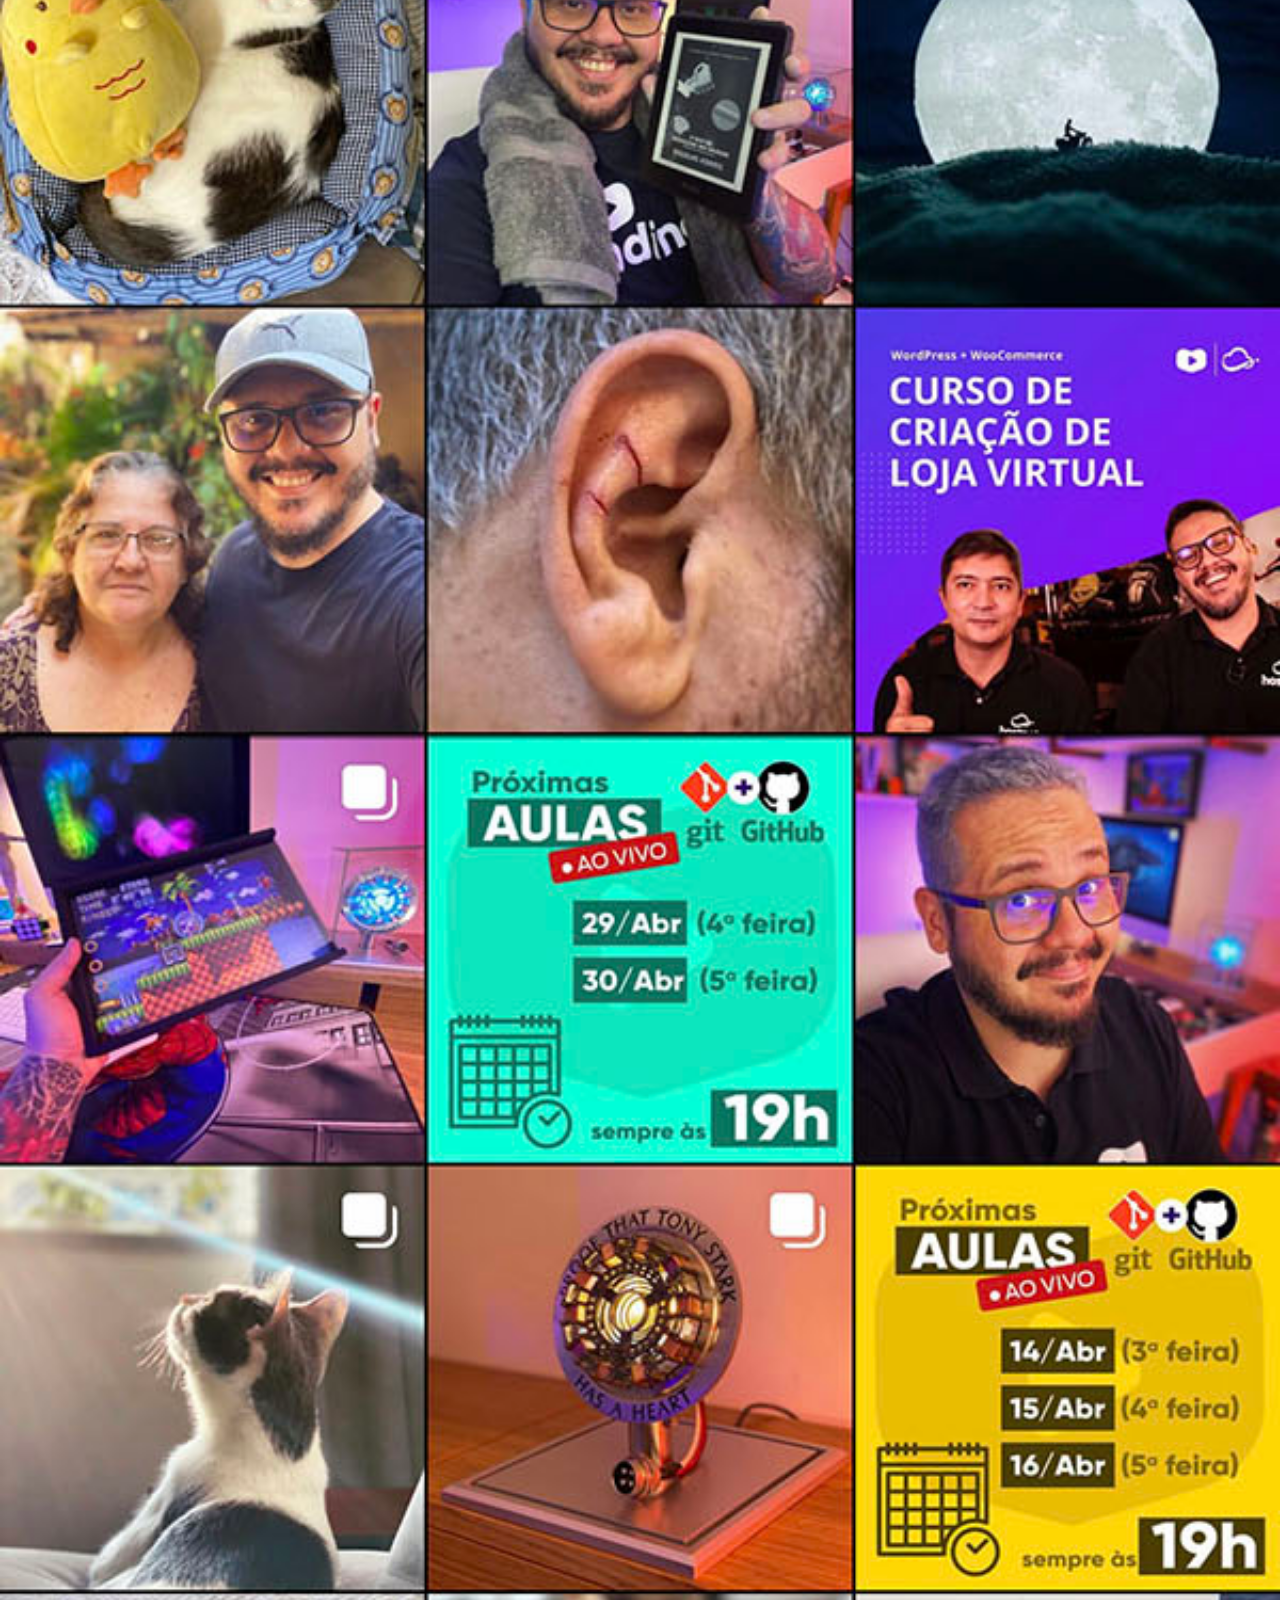
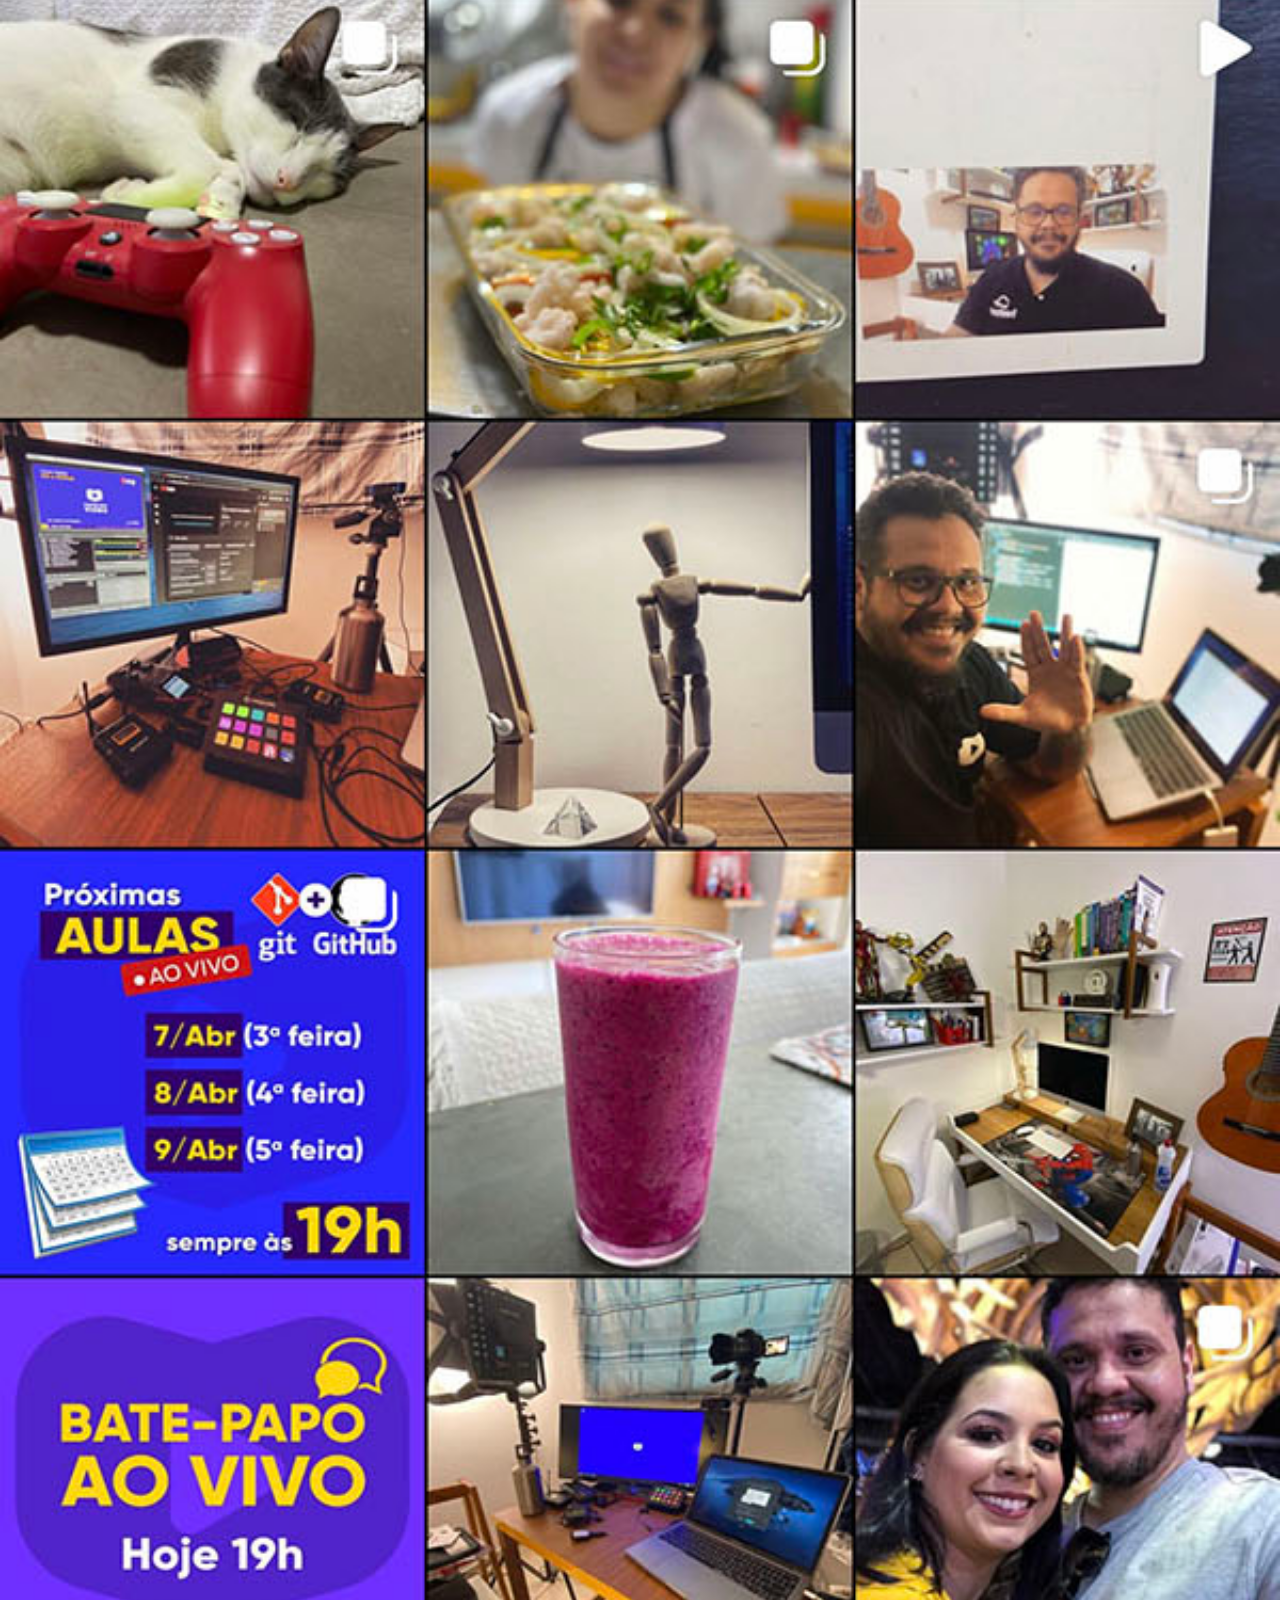
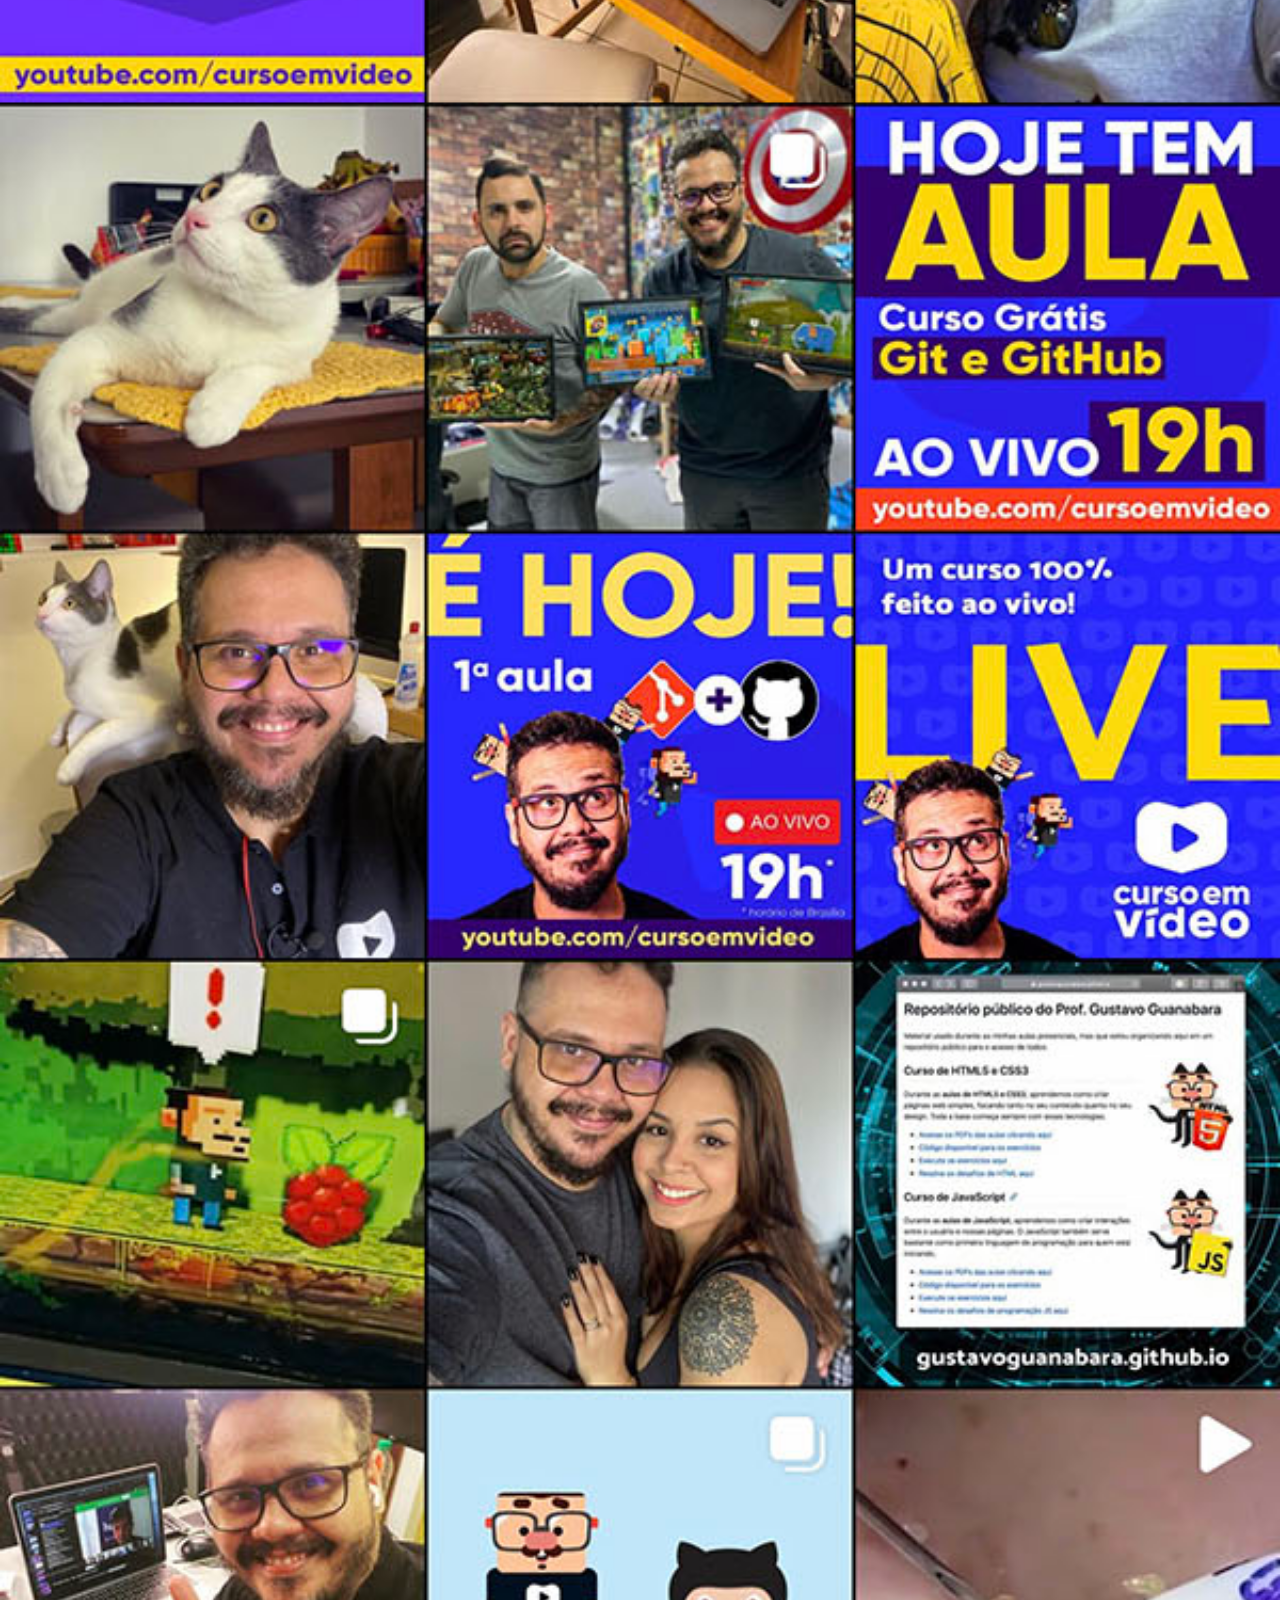
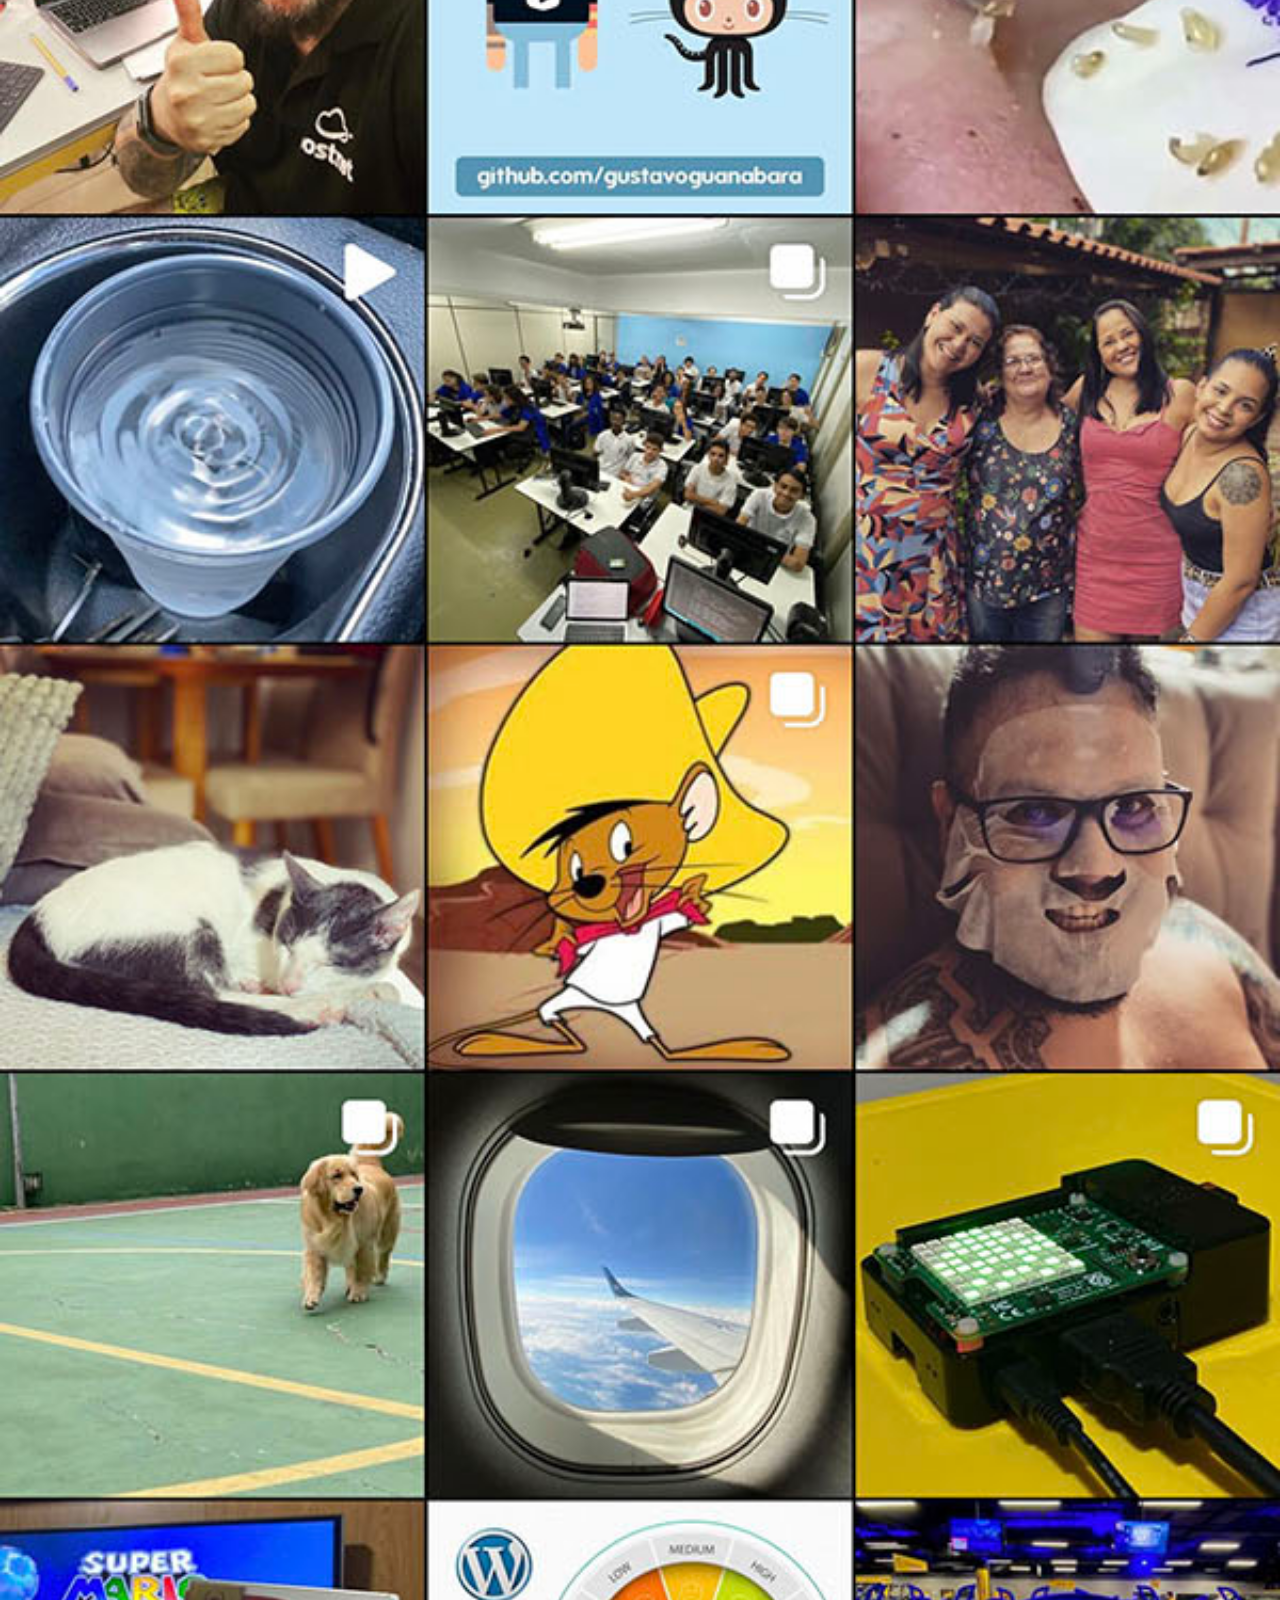
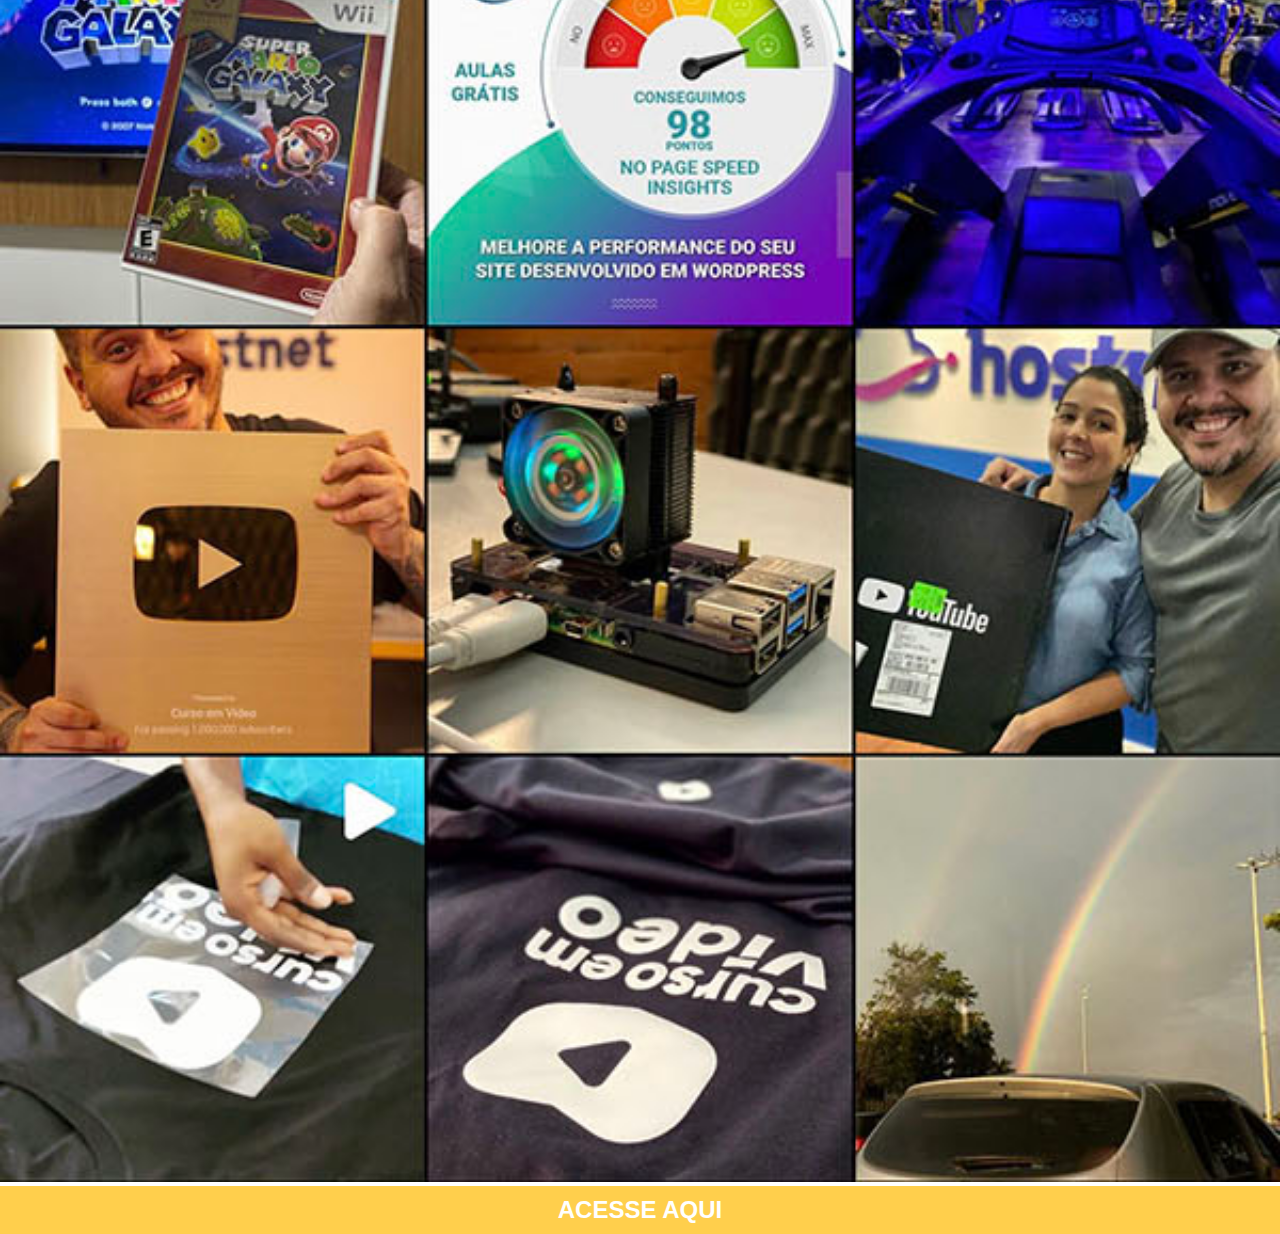
<file: projeto-social/instagram.html>
<!DOCTYPE html>
<html lang="pt-br">
<head>
    <meta charset="UTF-8">
    <meta name="viewport" content="width=device-width, initial-scale=1.0">
    <title>Instagram</title>
    <style>
        * {
            margin: 0px;
            padding: 0px;
        }

        ::-webkit-scrollbar {
            width: 0px;
            height: 0px;
        }

        img {
            width: 100vw;
        }

        a {
            display: block;
            font-family: 'Gill Sans', 'Gill Sans MT', Calibri, 'Trebuchet MS', sans-serif;
            background-color: rgb(255, 207, 76);
            color: white;
            font-size: 1.5em;
            font-weight: bolder;
            text-decoration: none;
            text-align: center;
            padding: 10px;

        }
    </style>
</head>
<body>
    <img src="imagens/tela-instagram.jpg" alt="TELA GITHUB">
    <a href="https://www.instagram.com/gustavoguanabara/" target="_blank">ACESSE AQUI</a>
</body>
</html>
</file>
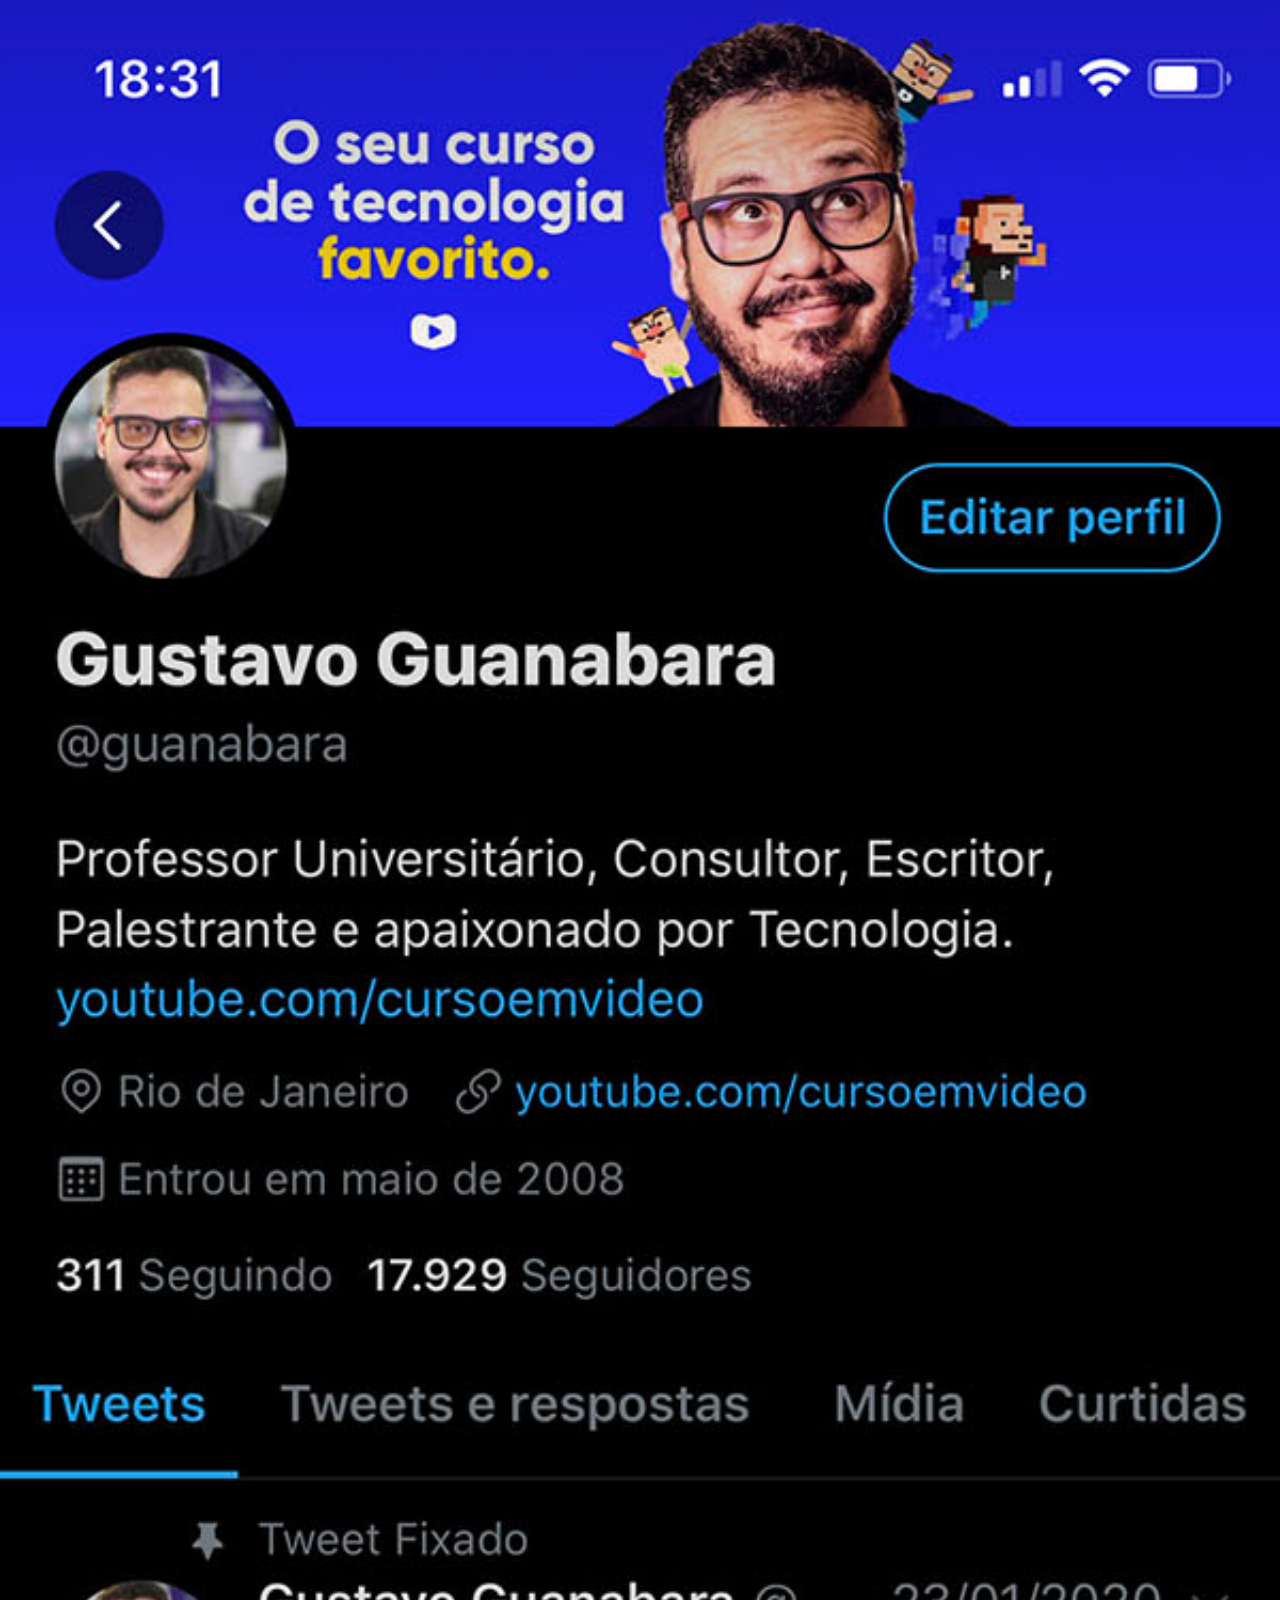
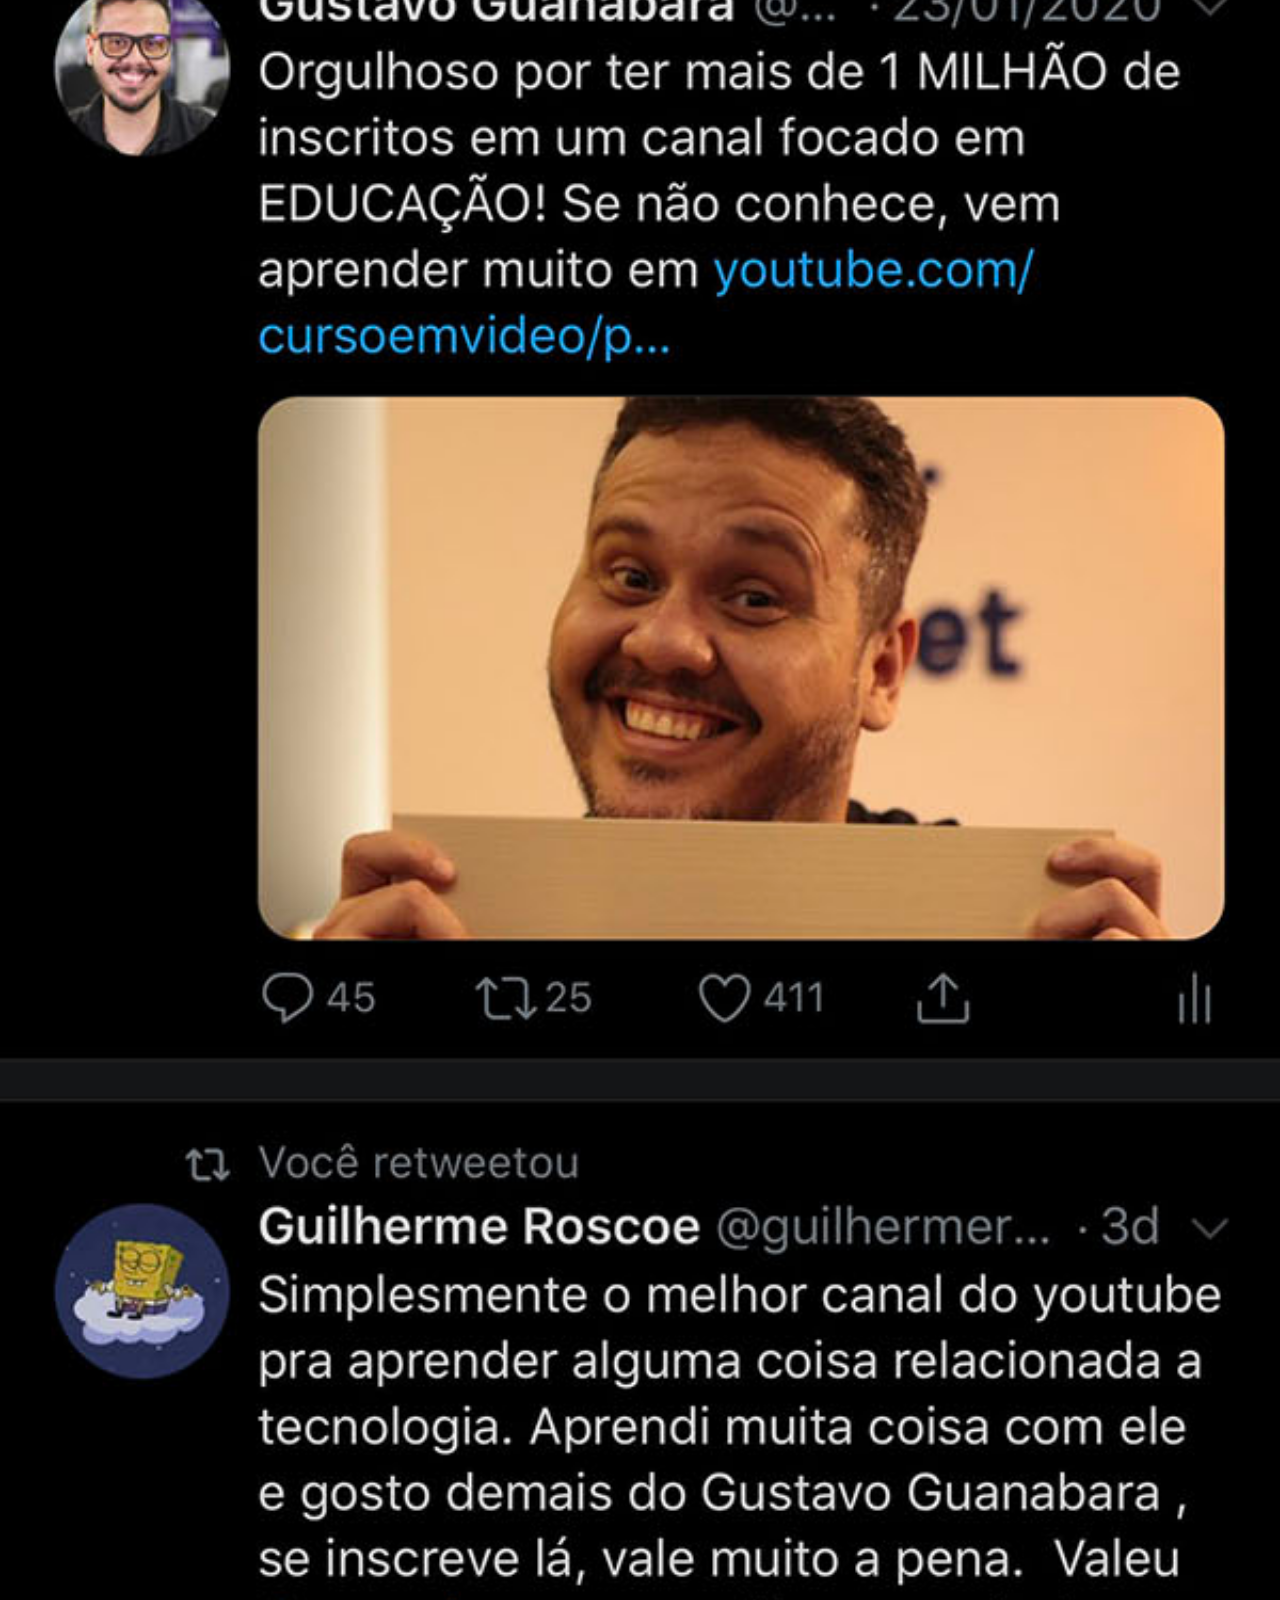
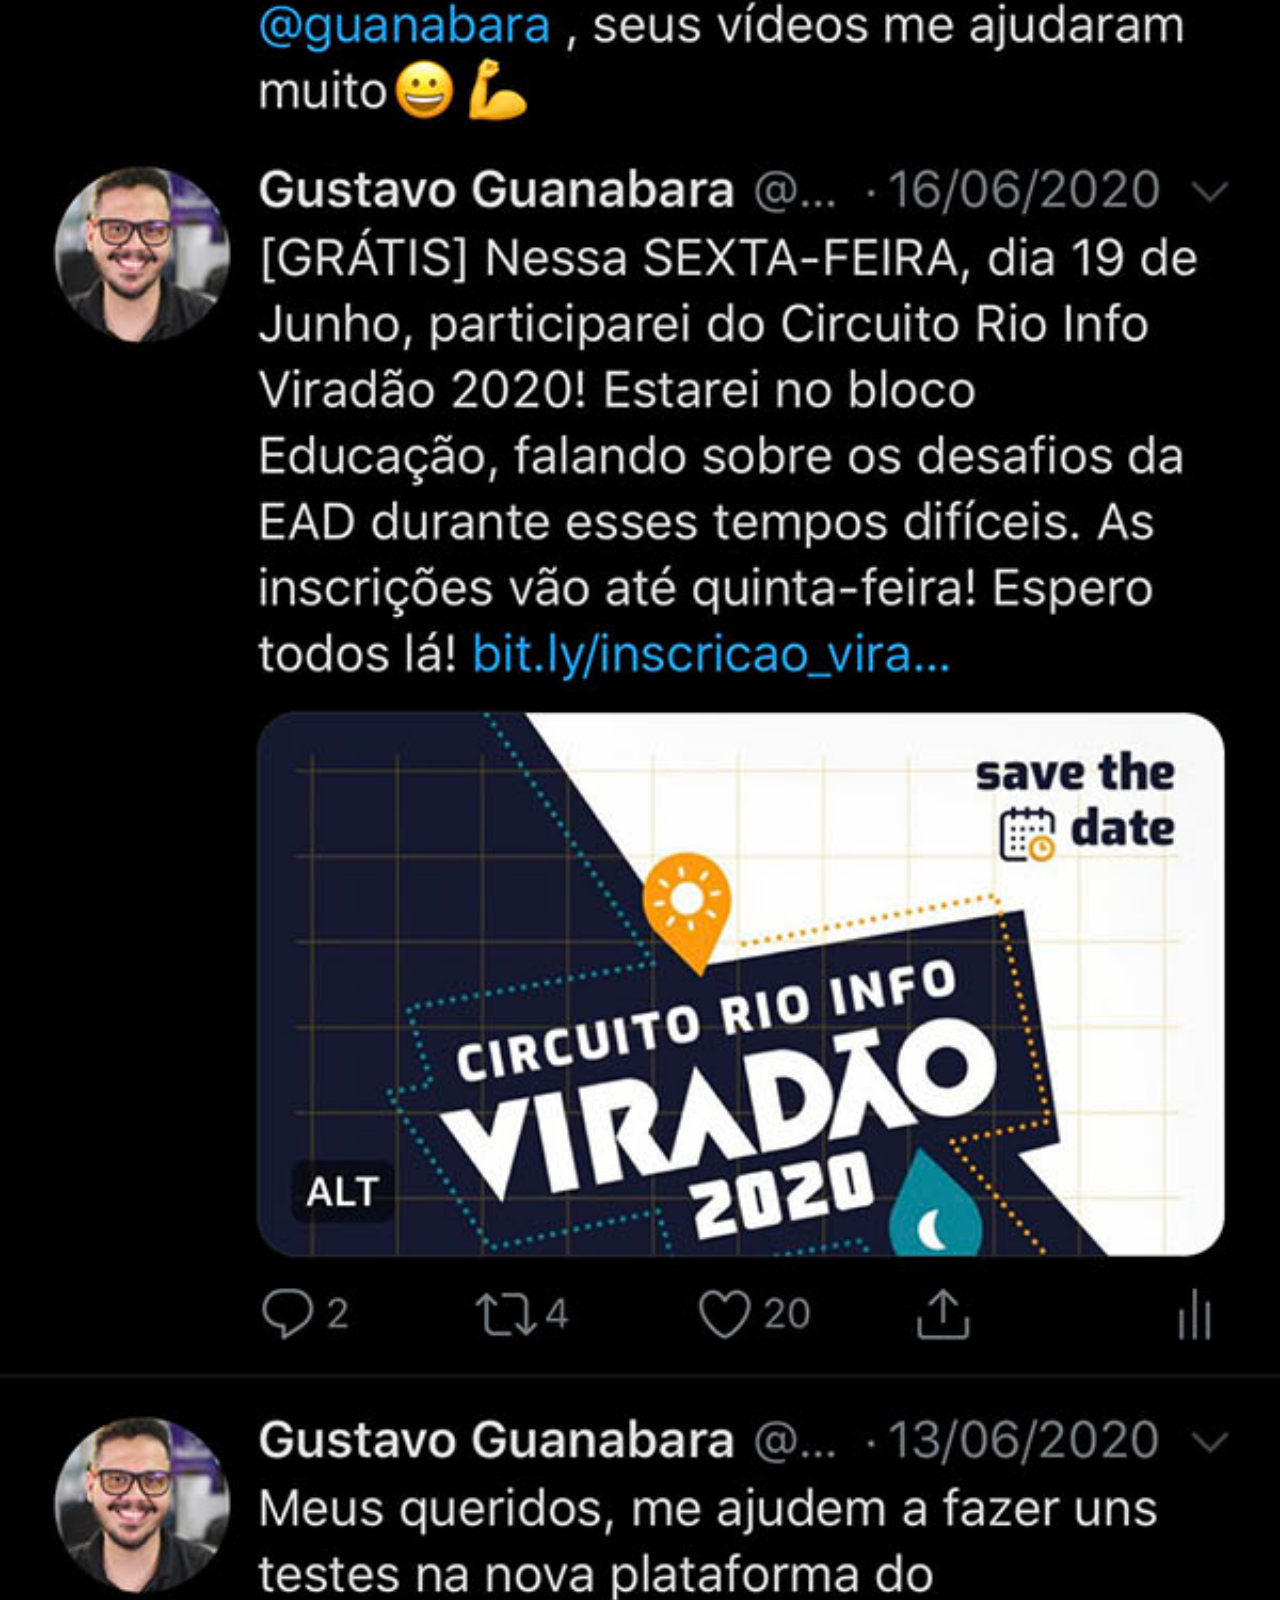
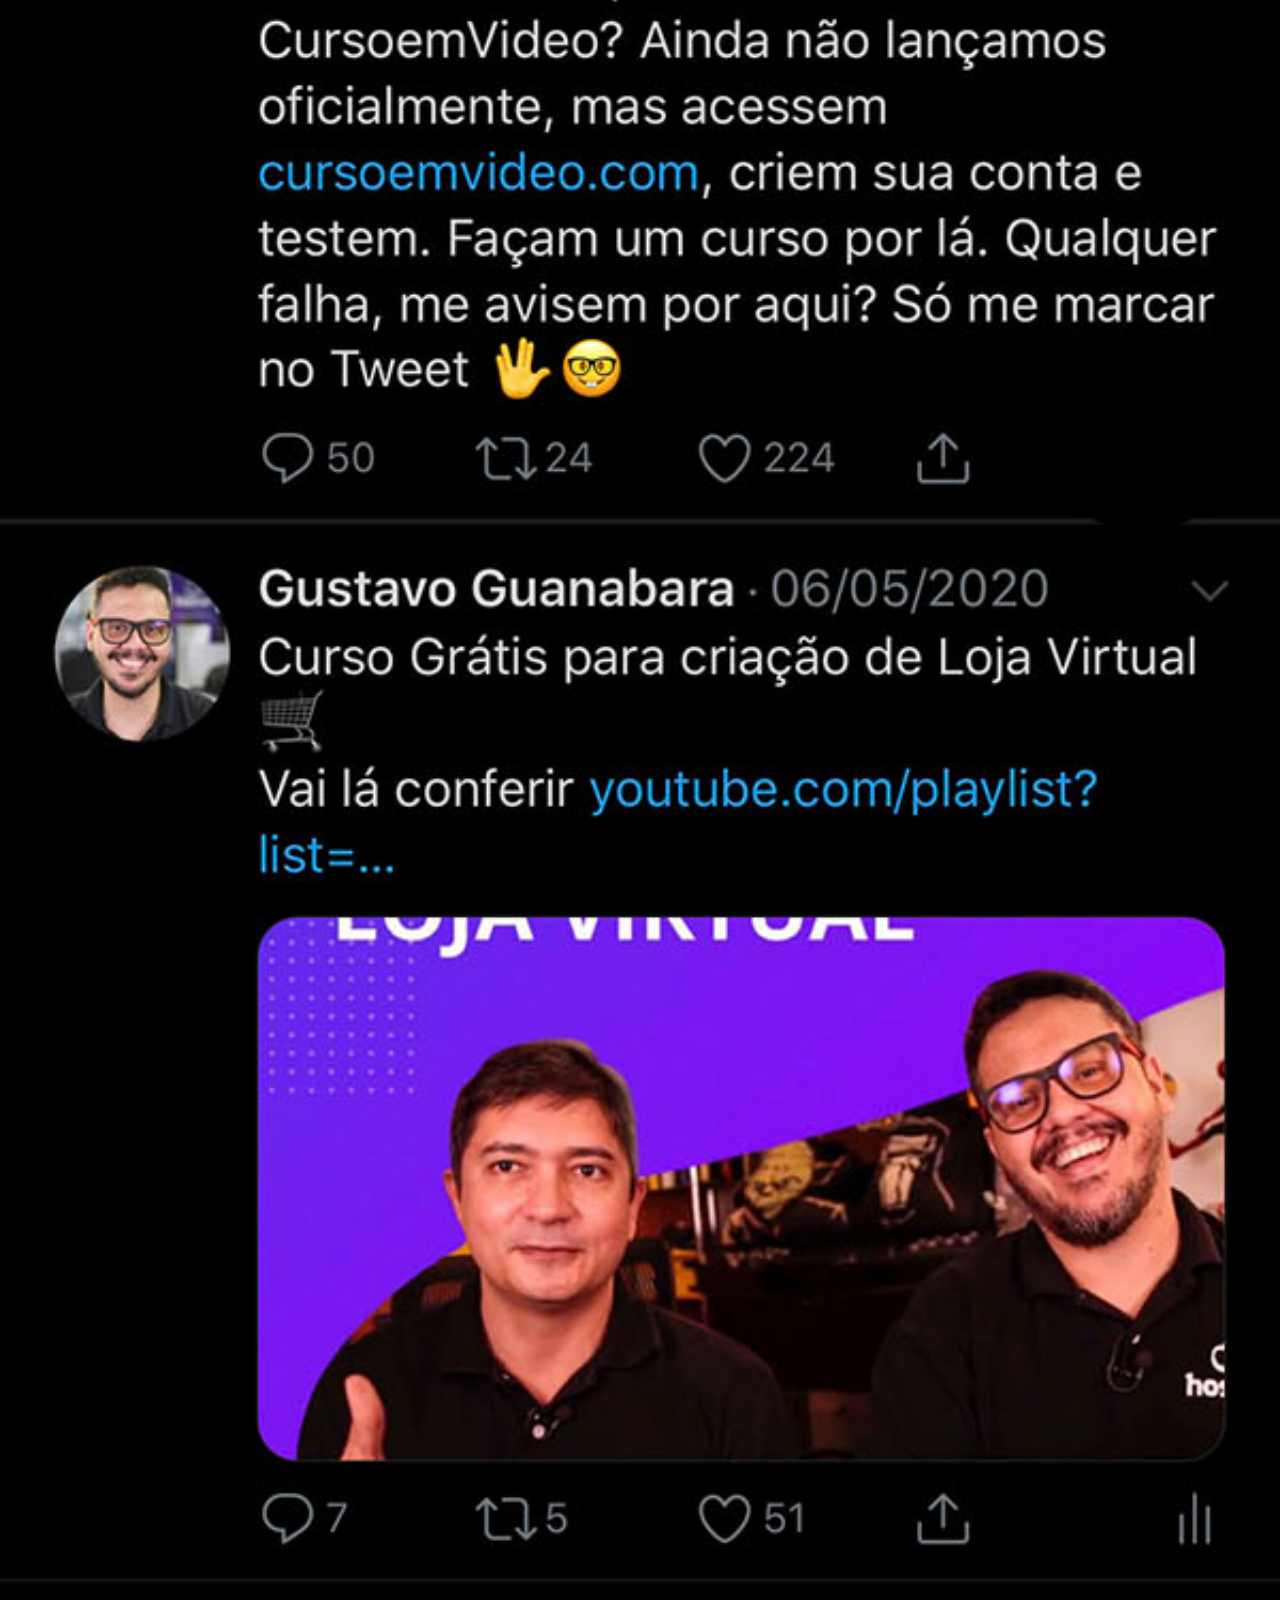
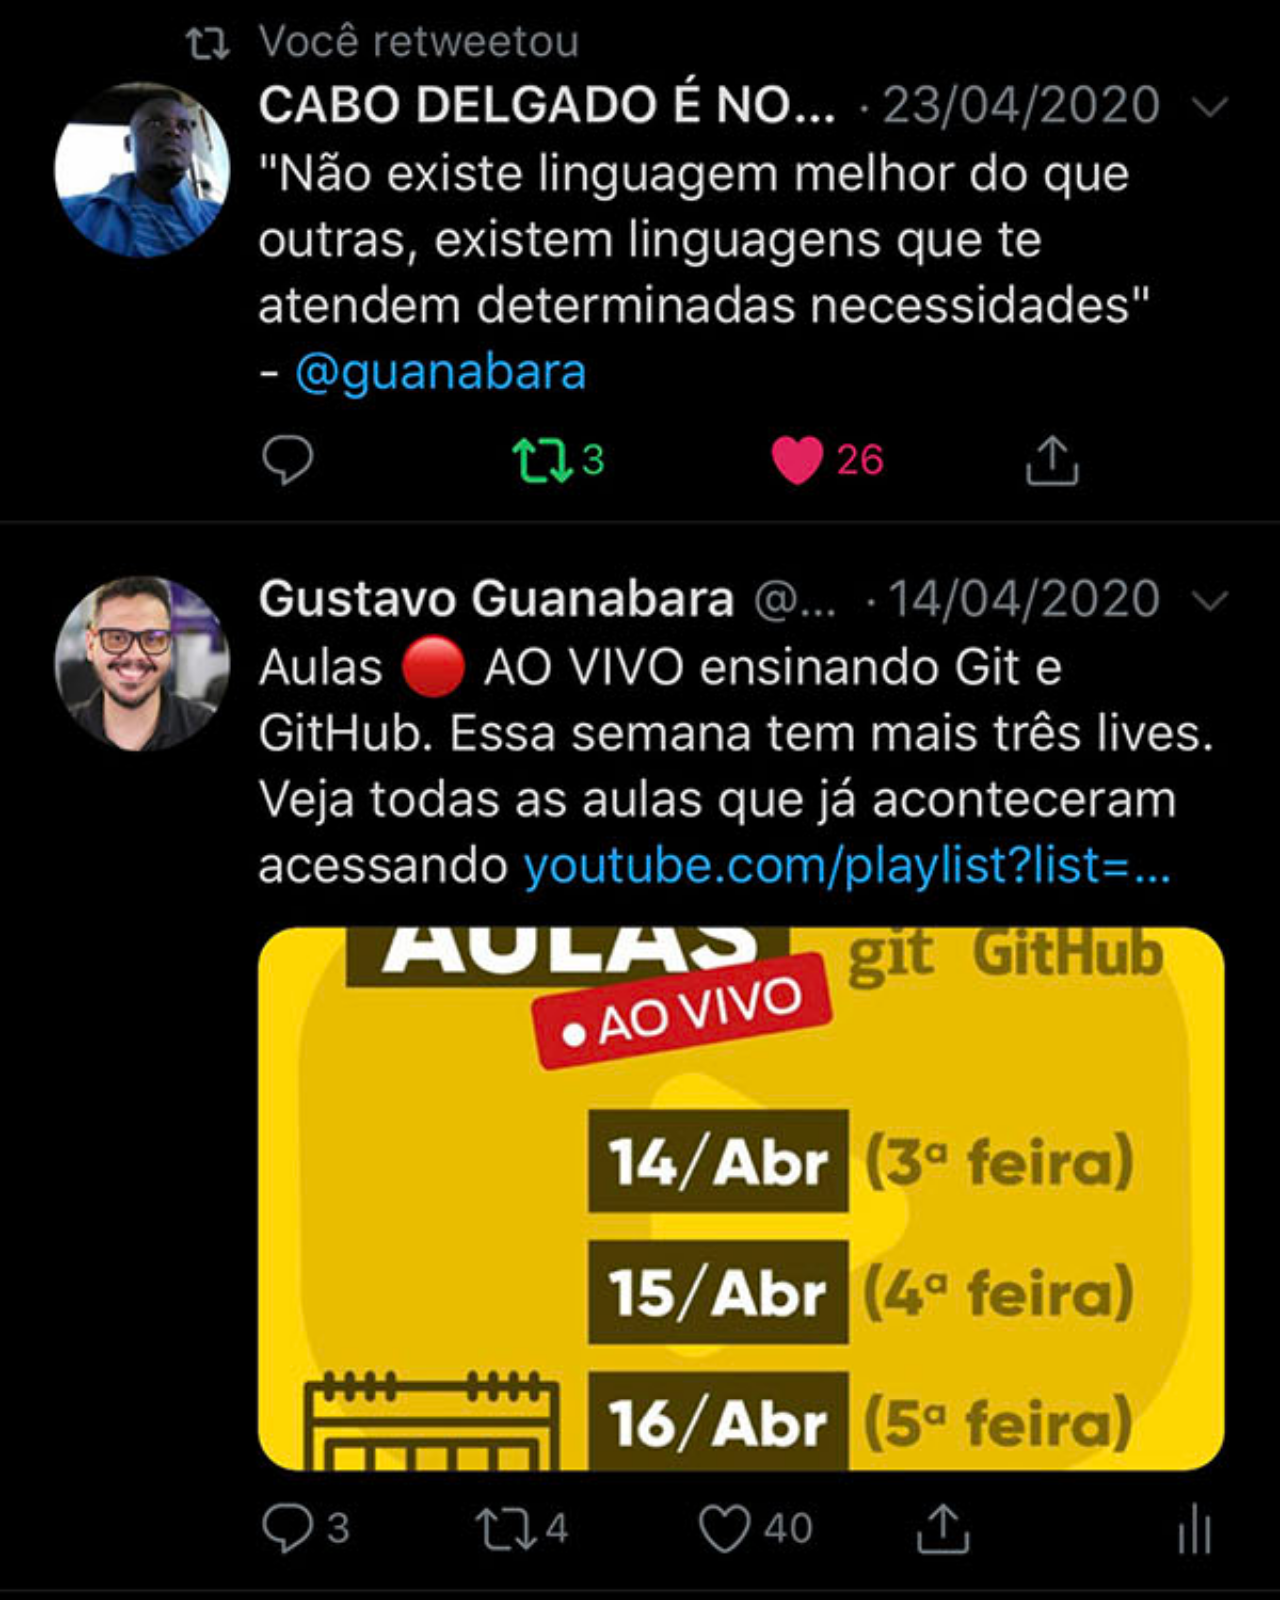
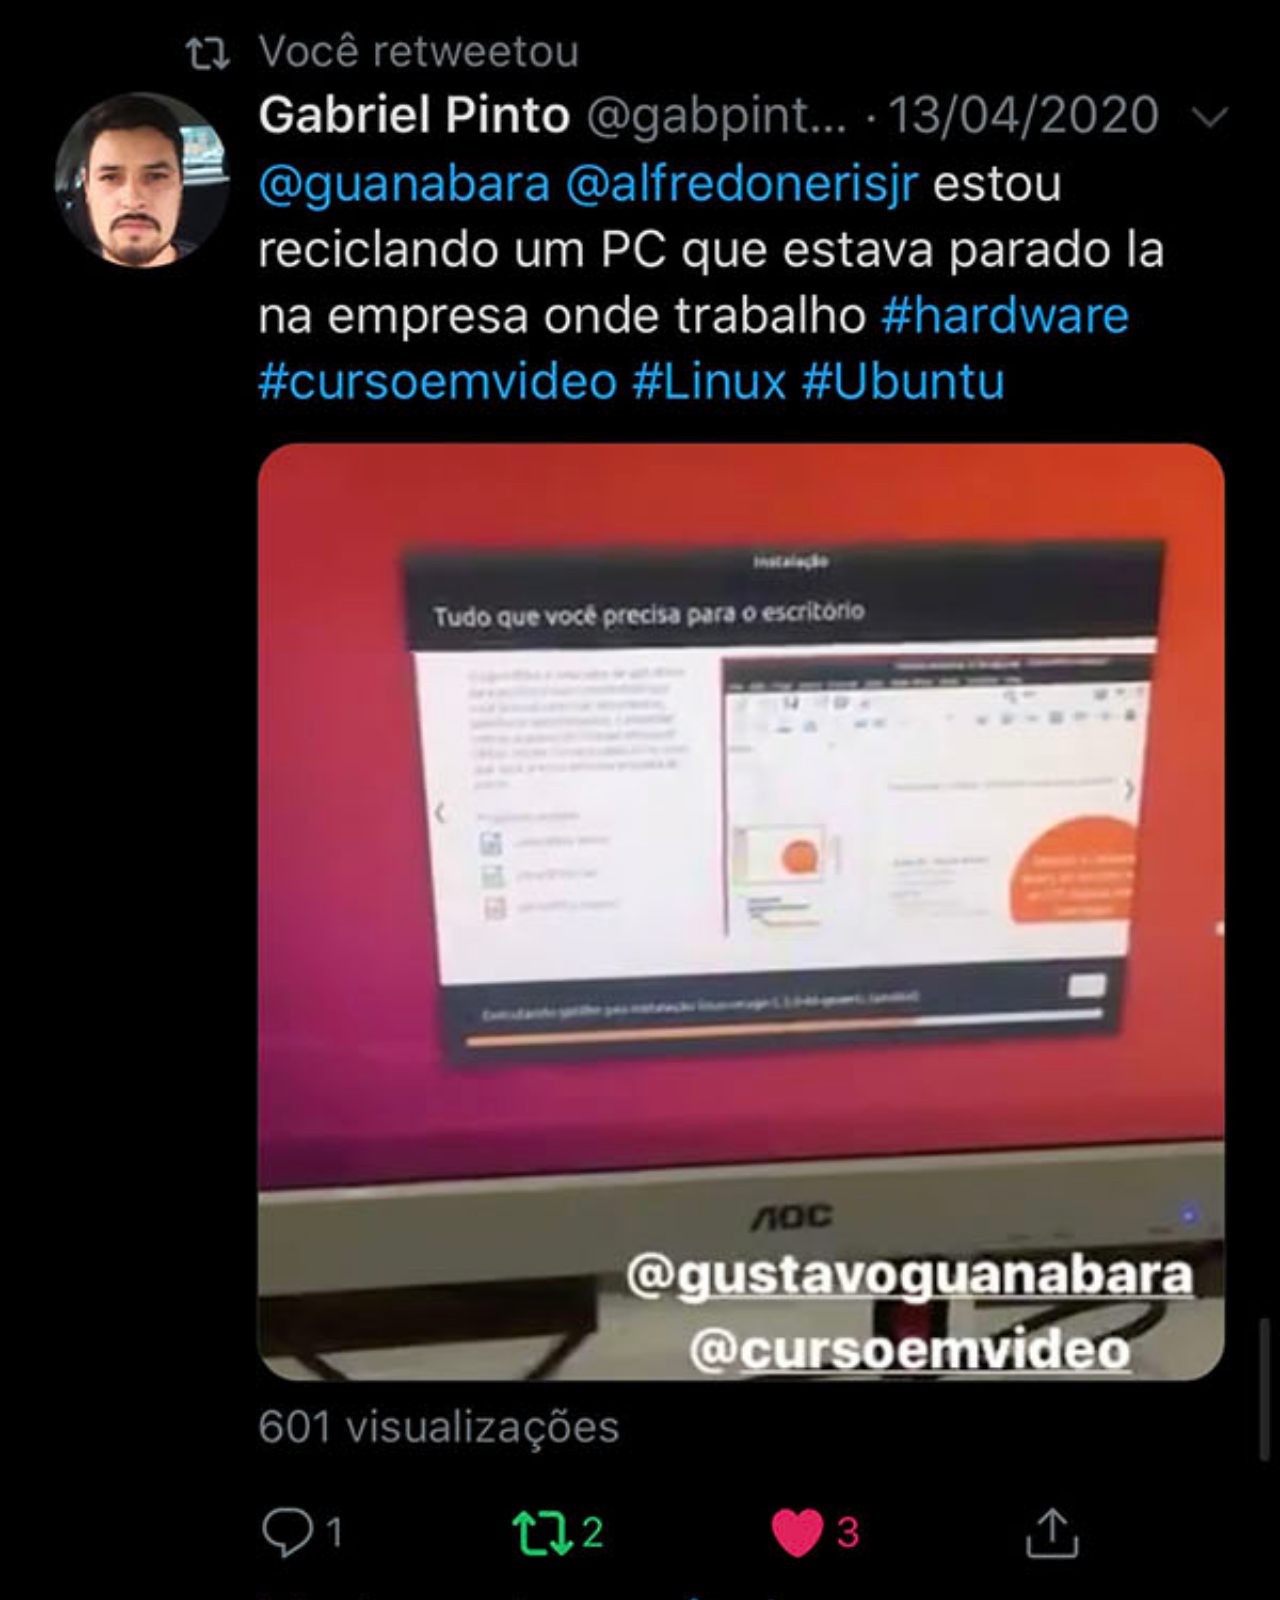
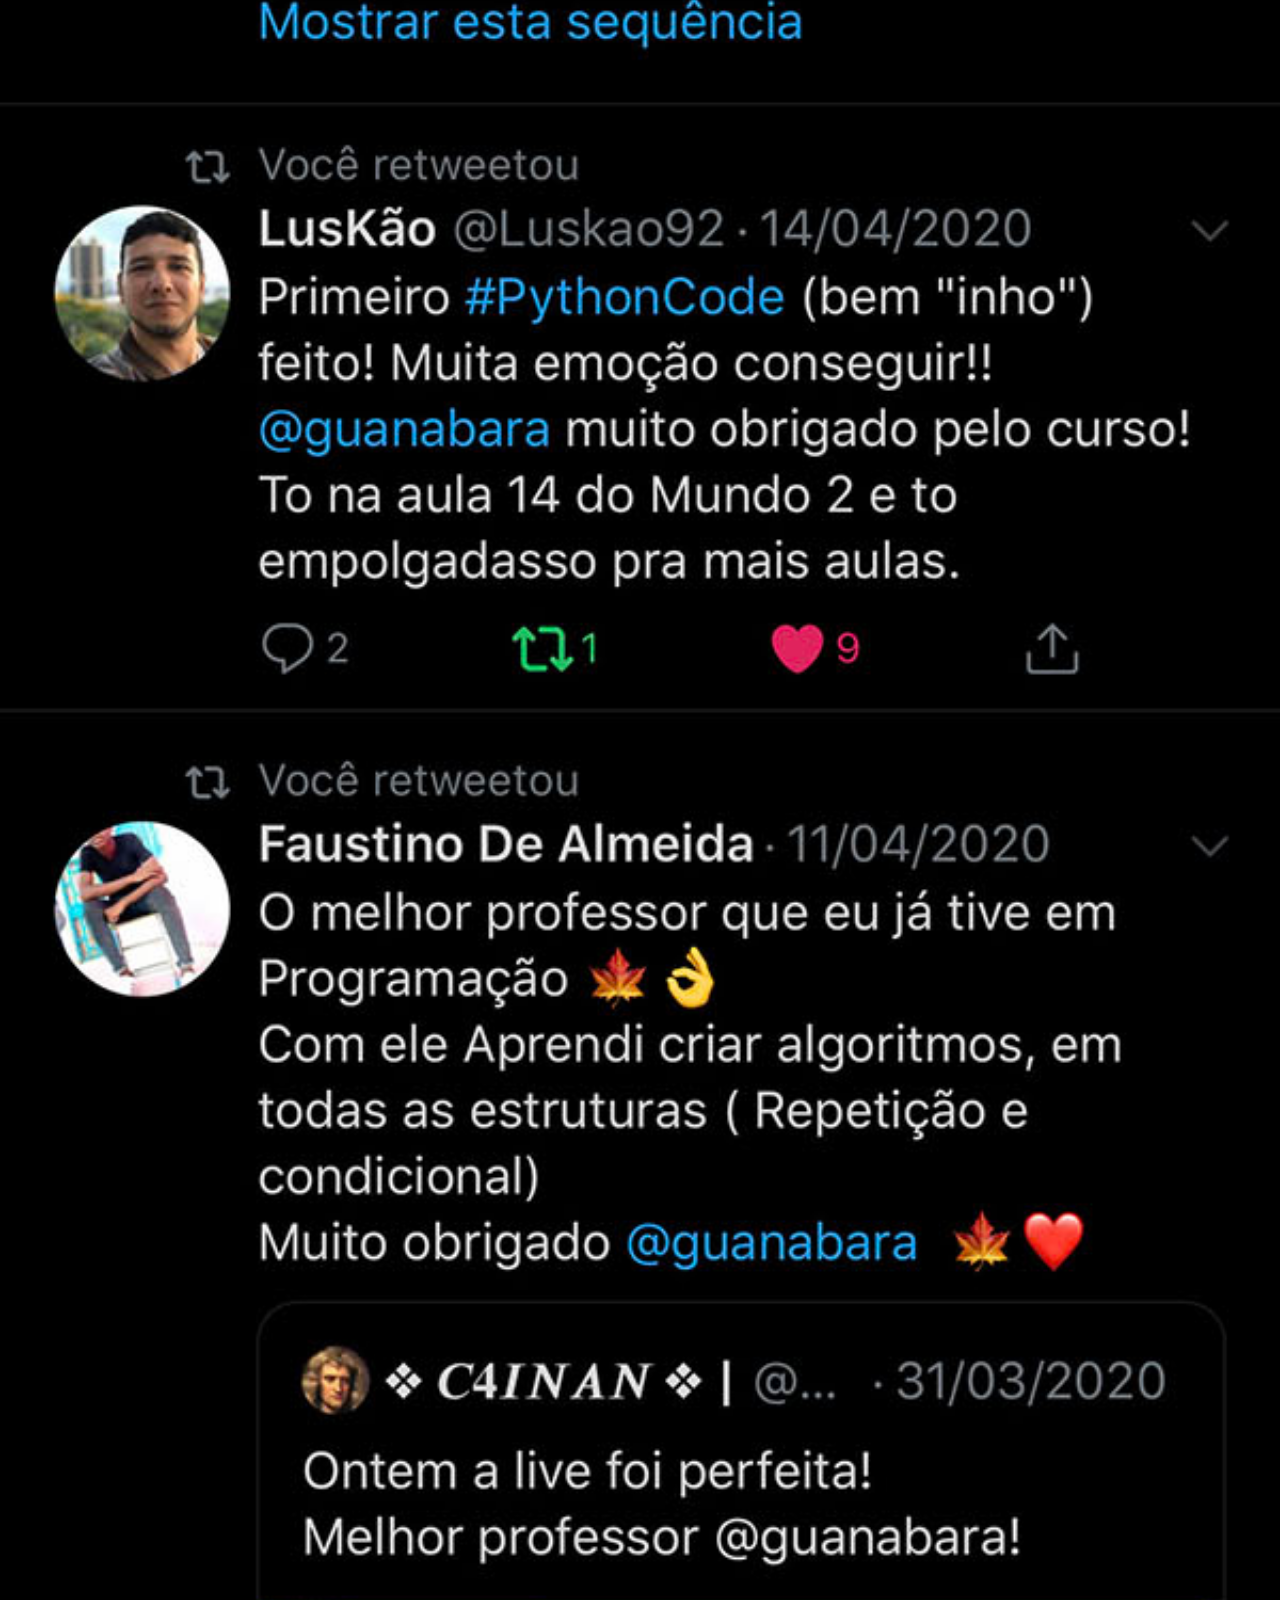
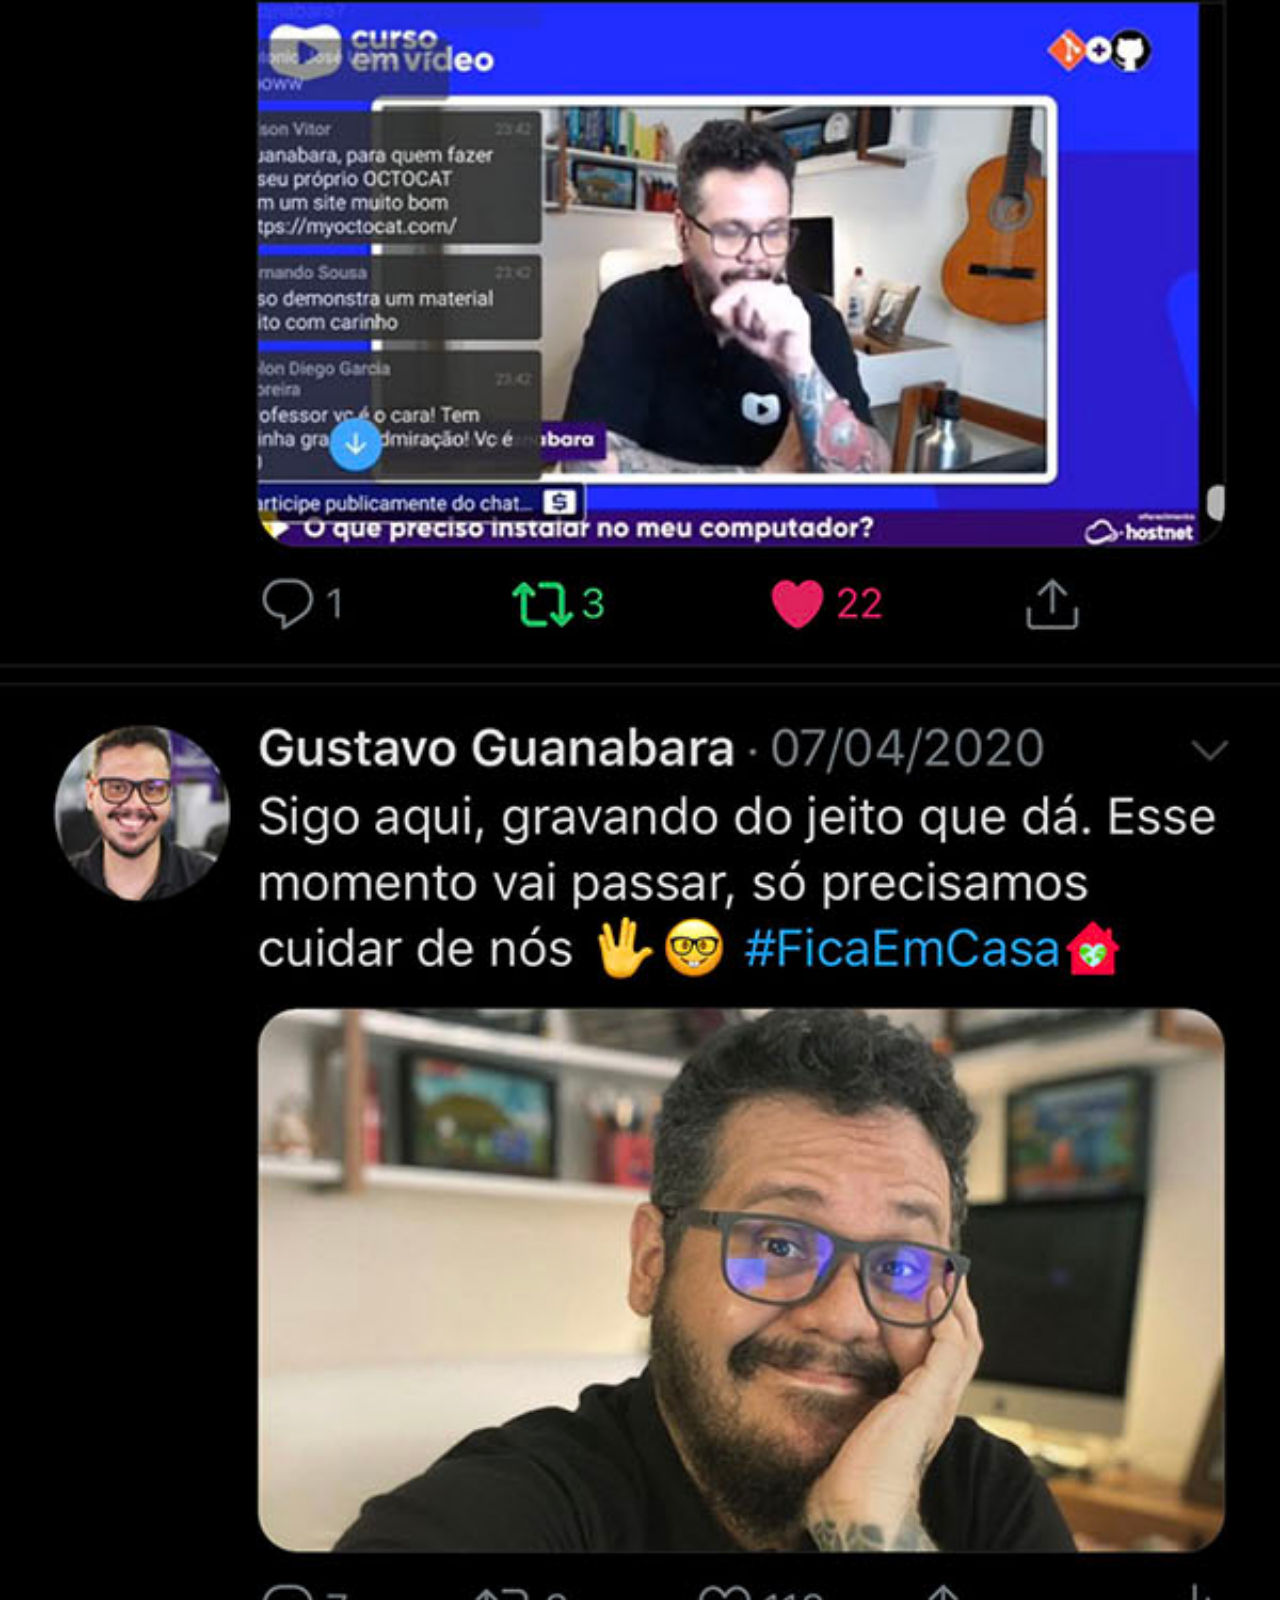
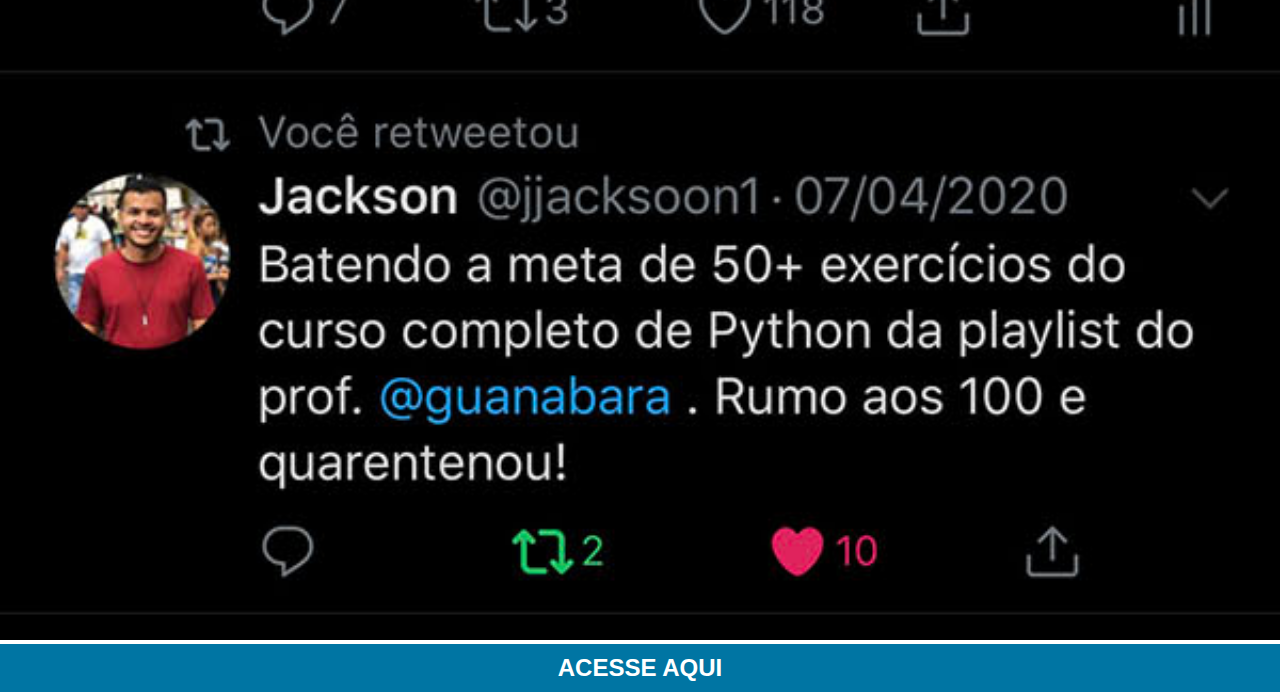
<file: projeto-social/twitter.html>
<!DOCTYPE html>
<html lang="pt-br">
<head>
    <meta charset="UTF-8">
    <meta name="viewport" content="width=device-width, initial-scale=1.0">
    <title>Twitter</title>
    <style>
        * {
            margin: 0px;
            padding: 0px;
        }

        ::-webkit-scrollbar {
            width: 0px;
            height: 0px;
        }

        img {
            width: 100vw;
        }

        a {
            display: block;
            font-family: 'Gill Sans', 'Gill Sans MT', Calibri, 'Trebuchet MS', sans-serif;
            background-color: rgb(0, 117, 163);
            color: white;
            font-size: 1.5em;
            font-weight: bolder;
            text-decoration: none;
            text-align: center;
            padding: 10px;

        }
    </style>
</head>
<body>
    <img src="imagens/tela-twitter.jpg" alt="TELA GITHUB">
    <a href="https://twitter.com/guanabara" target="_blank">ACESSE AQUI</a>
</body>
</html>
</file>
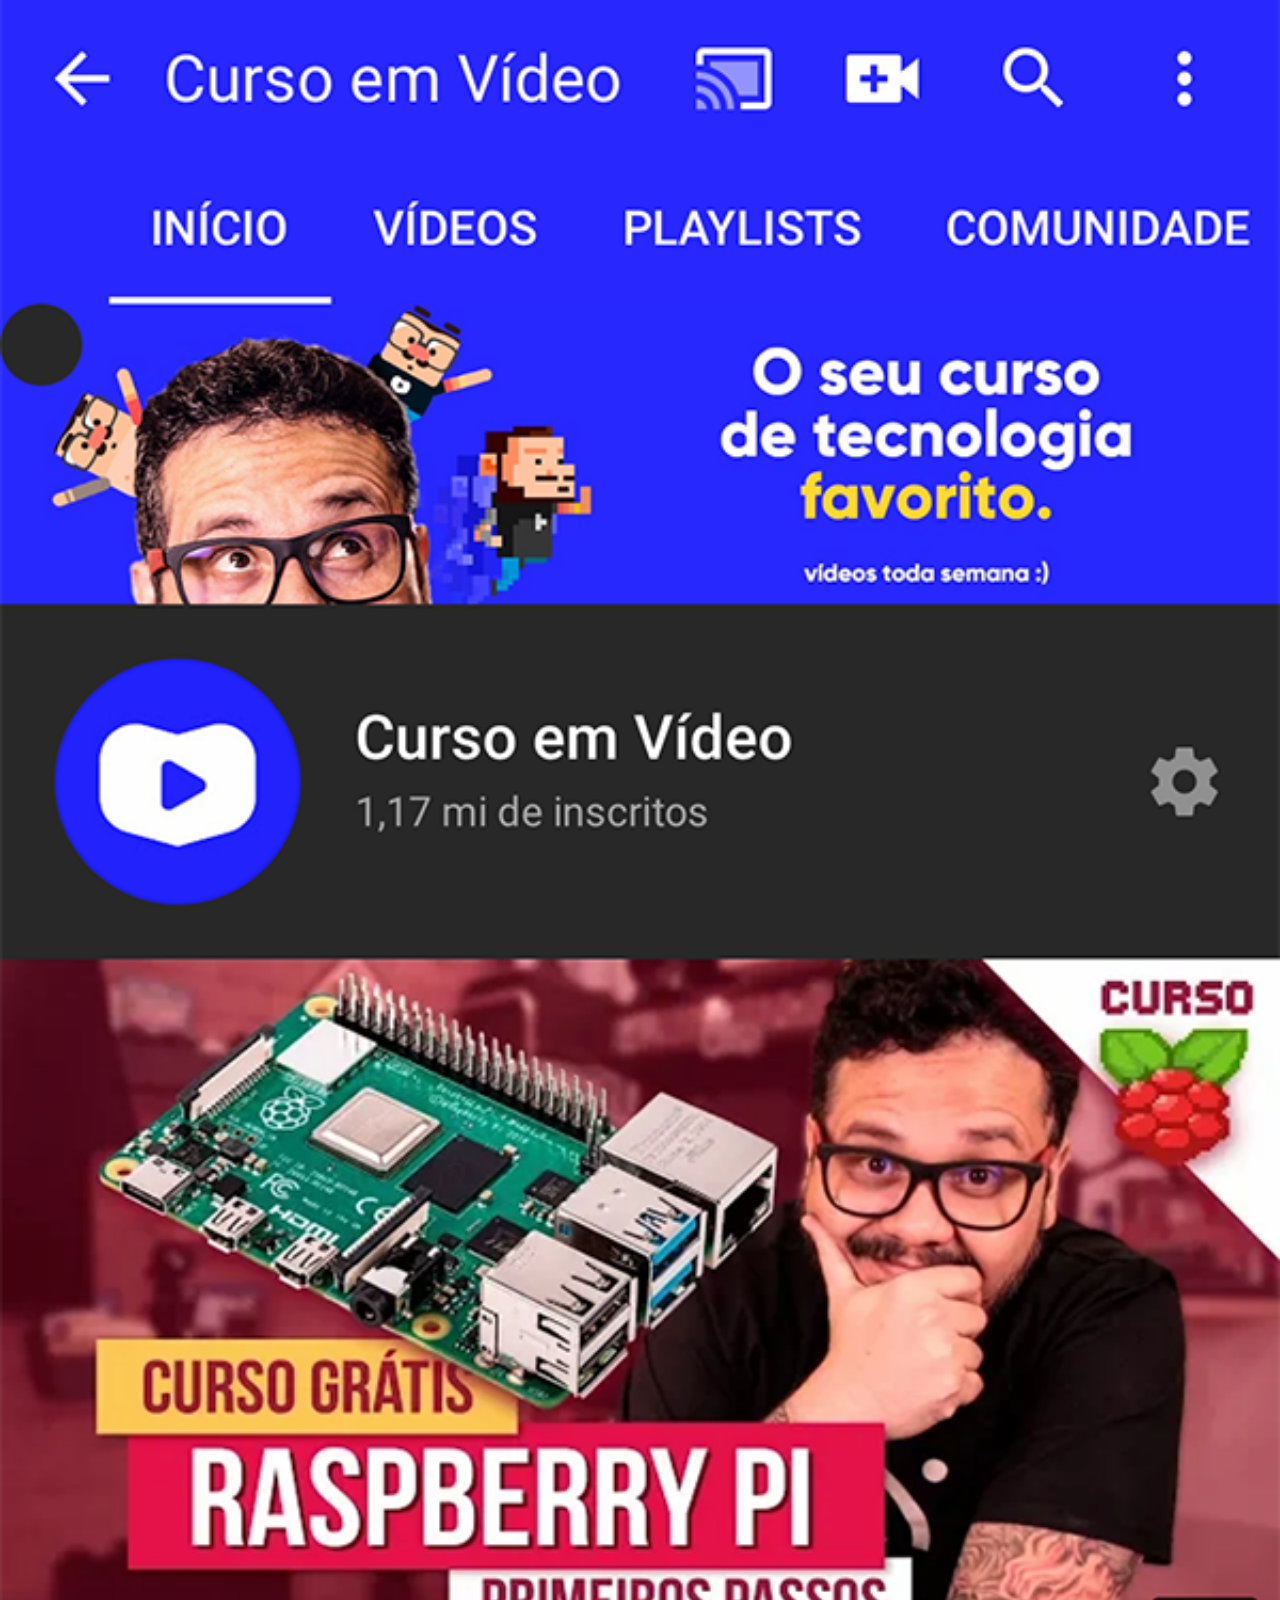
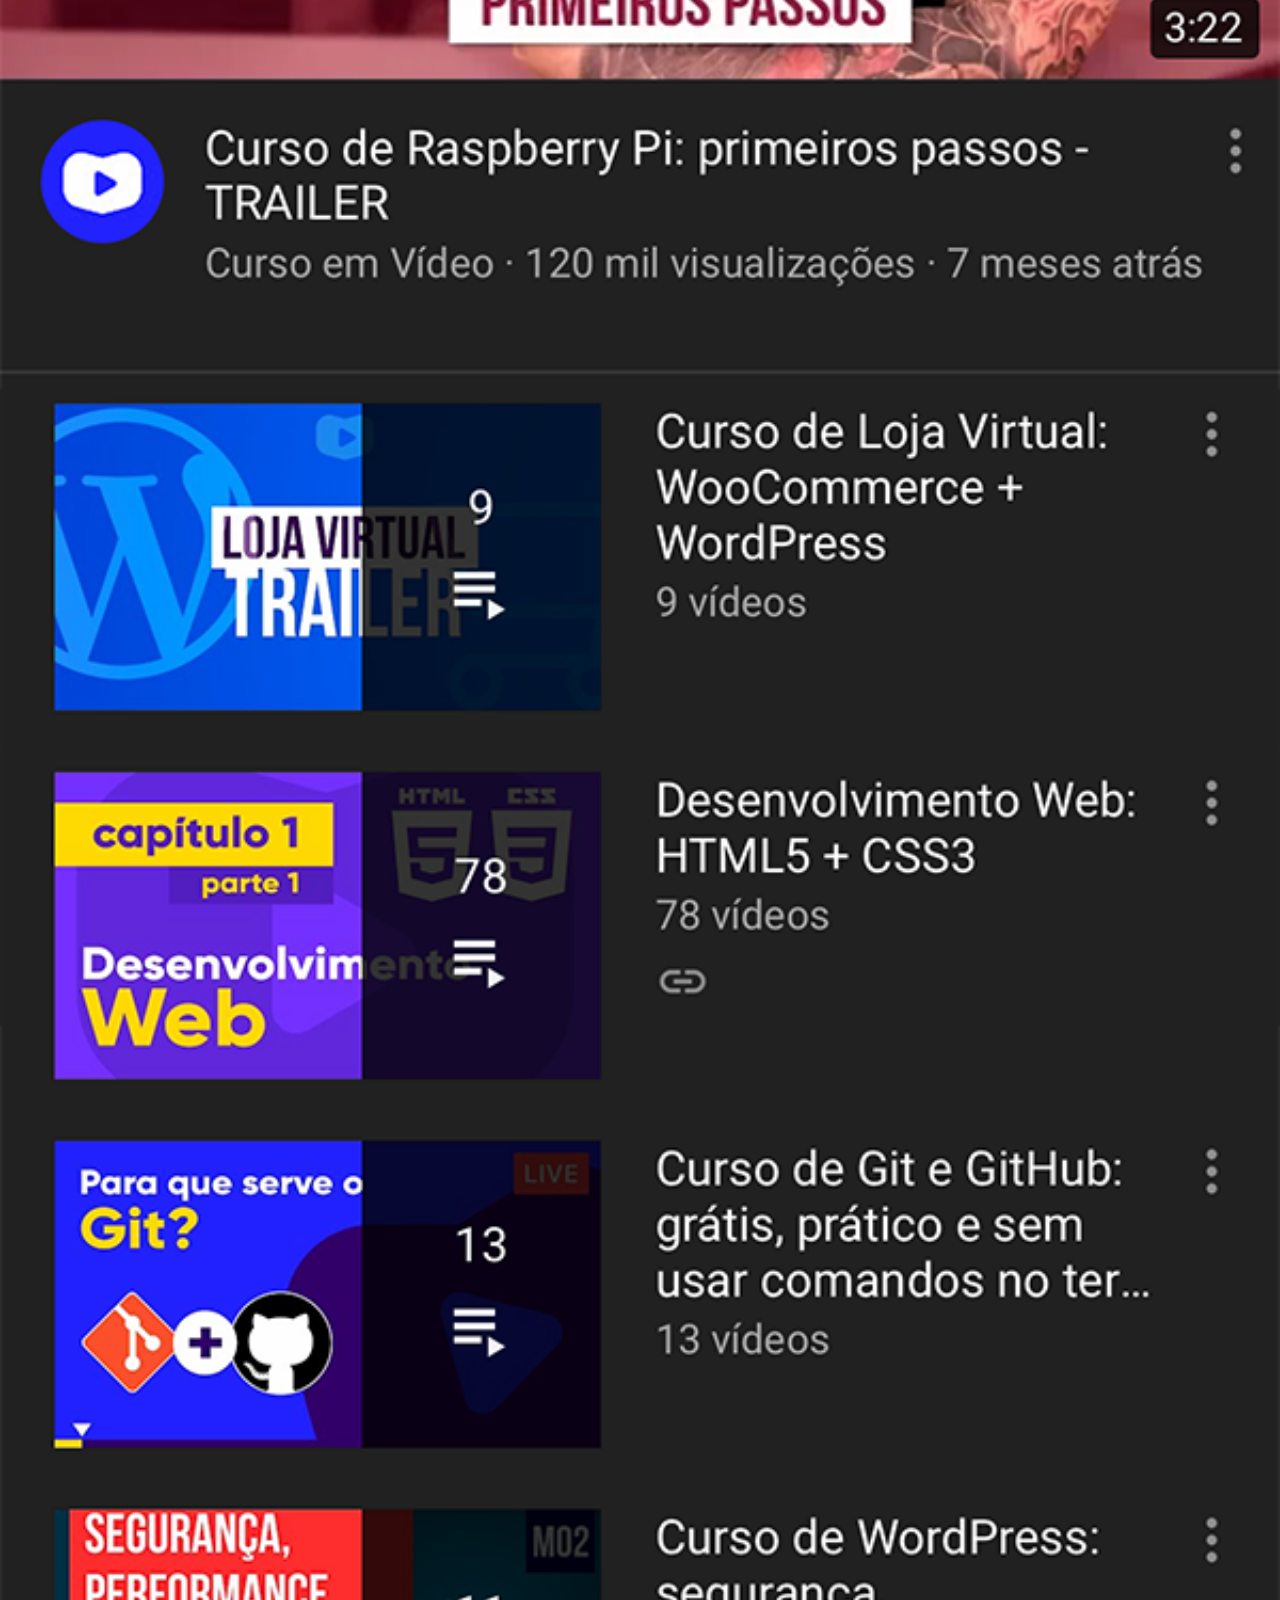
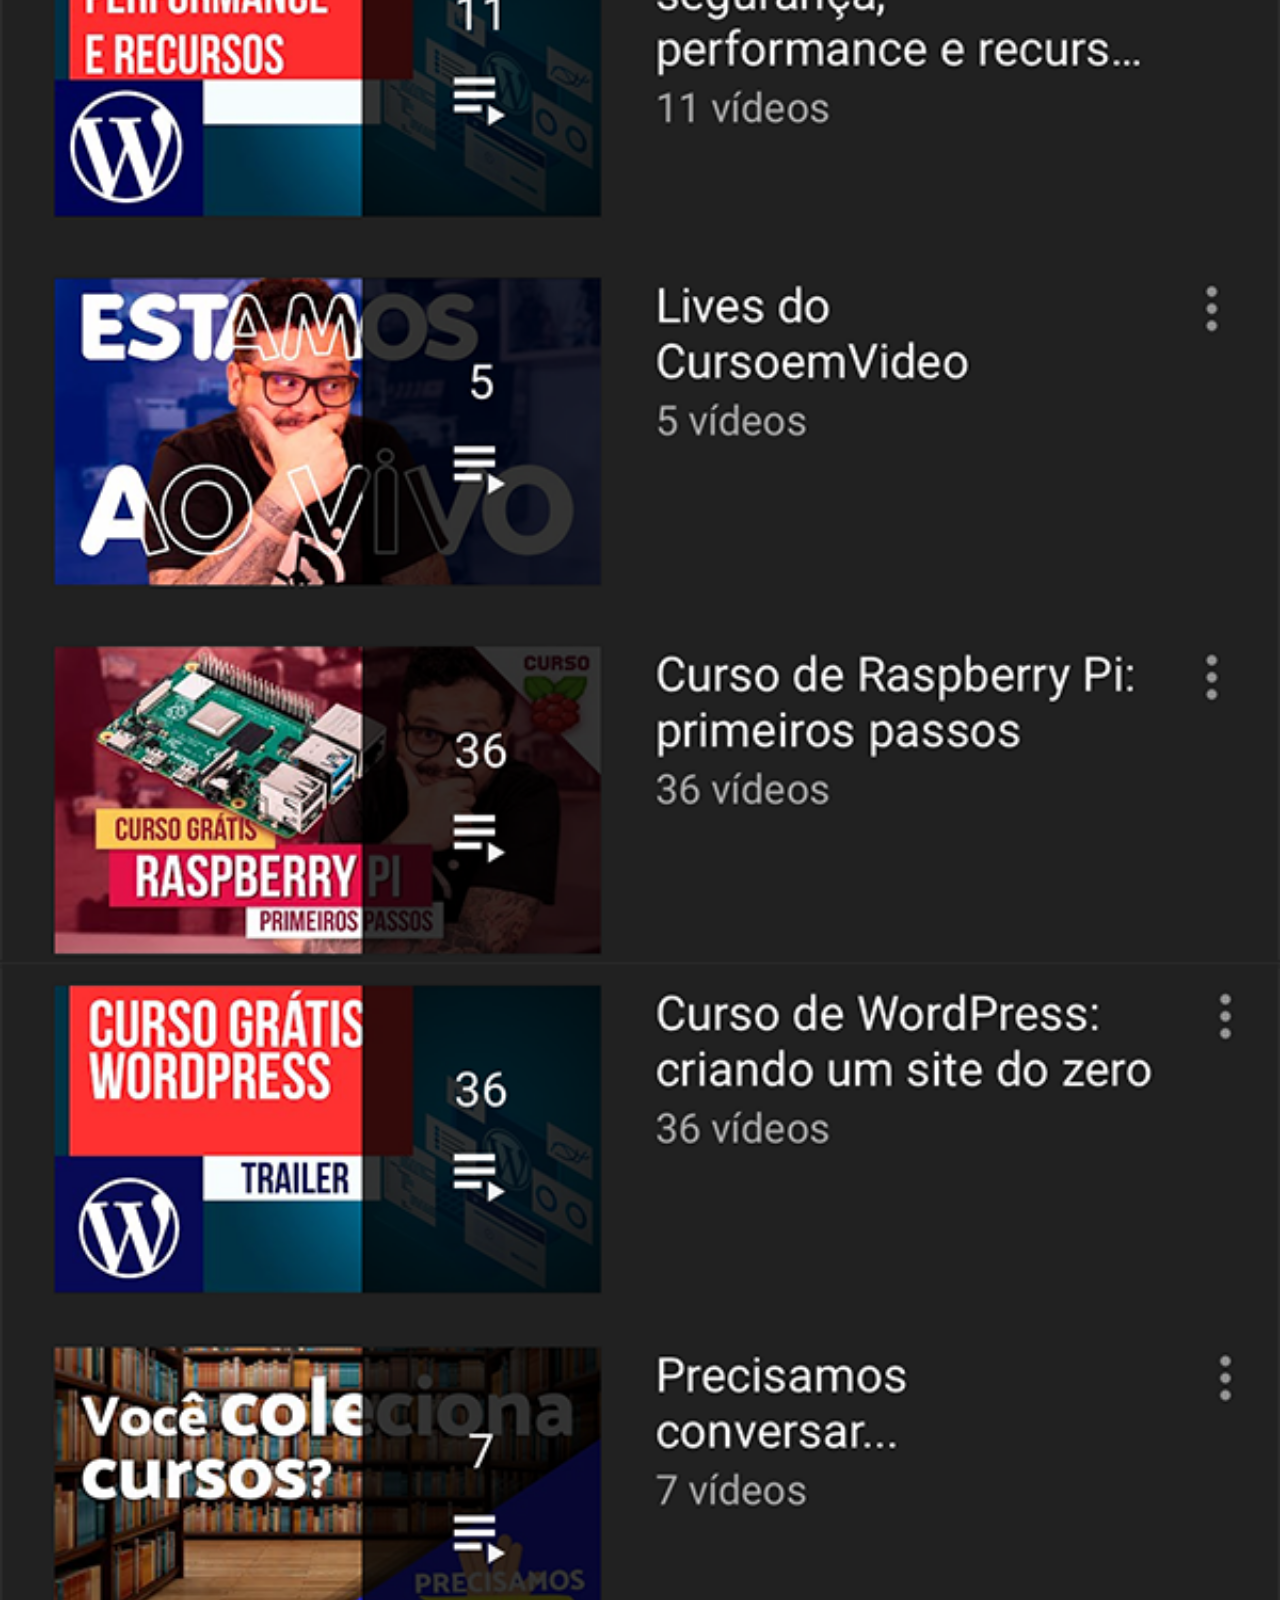
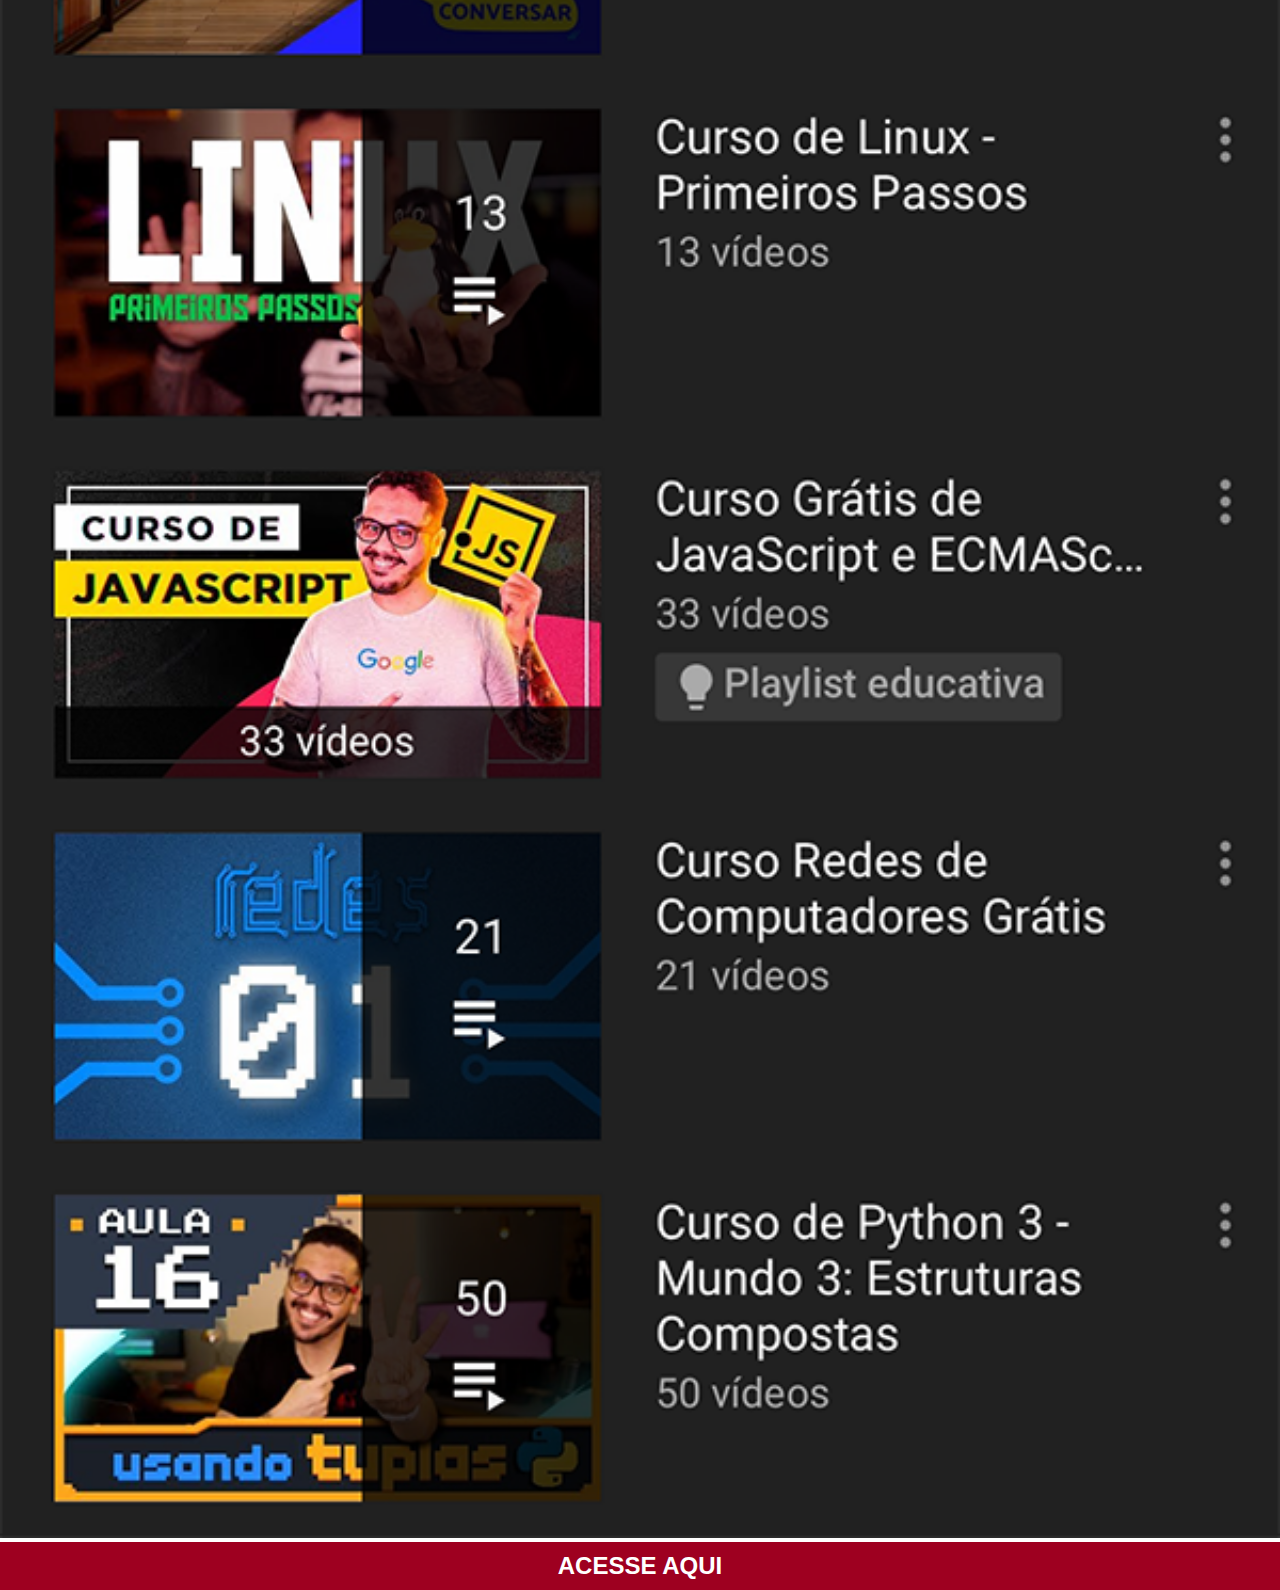
<file: projeto-social/youtube.html>
<!DOCTYPE html>
<html lang="pt-br">
<head>
    <meta charset="UTF-8">
    <meta name="viewport" content="width=device-width, initial-scale=1.0">
    <title>Youtube</title>
    <style>
        * {
            margin: 0px;
            padding: 0px;
        }

        ::-webkit-scrollbar {
            width: 0px;
            height: 0px;
        }

        img {
            width: 100vw;
        }

        a {
            display: block;
            font-family: 'Gill Sans', 'Gill Sans MT', Calibri, 'Trebuchet MS', sans-serif;
            background-color: rgb(158, 0, 32);
            color: white;
            font-size: 1.5em;
            font-weight: bolder;
            text-decoration: none;
            text-align: center;
            padding: 10px;

        }
    </style>
</head>
<body>
    <img src="imagens/tela-youtube.png" alt="TELA YOUTUBE">
    <a href="https://www.youtube.com/@CursoemVideo/playlists" target="_blank">ACESSE AQUI</a>
</body>
</html>
</file>
<file: projeto-social/estilos/style.css>
@charset "UTF-8";

* {
    margin: 0px;
    padding: 0px;
    font-family: Arial, Helvetica, sans-serif;
}

html, body {
    height: 100vh;
    width: 100vw;
    background-color: black;
}

body {
    background: url("../imagens/fundo-madeira.jpg") no-repeat top center;
    background-size: cover;
    background-attachment: fixed;
}

main {
    height: 100vh;
    position: relative;
}

section#telefone {
    position: absolute;
    top: 50%;
    left: 50%;
    transform: translate(-50%, -50%);

    height: 625px;
    width: 311px;

    background-image: url('../imagens/frame-iphone.png');
    background-repeat: no-repeat;
    background-position: center;
}

iframe#tela {
    position: relative;
    top: 80px;
    left: 22px;
    width: 266px;
    height: 470px;
}

section#redes {
    text-align: right;
}

section#redes img {
    width: 50px;
    margin: 5px;
    border: 1px solid rgba(0, 0, 0, 0.568);
    border-radius: 50%;
    box-shadow: 1px 1px 10px 2px rgba(0, 0, 0, 0.644);
    box-sizing: border-box;
}

section#redes img:hover {
    border: 2px solid white;
    transform: translate(-5px, -5px);
    box-shadow: 5px 5px 1px 1px black;
    transition: transform .15s;
}
</file>
